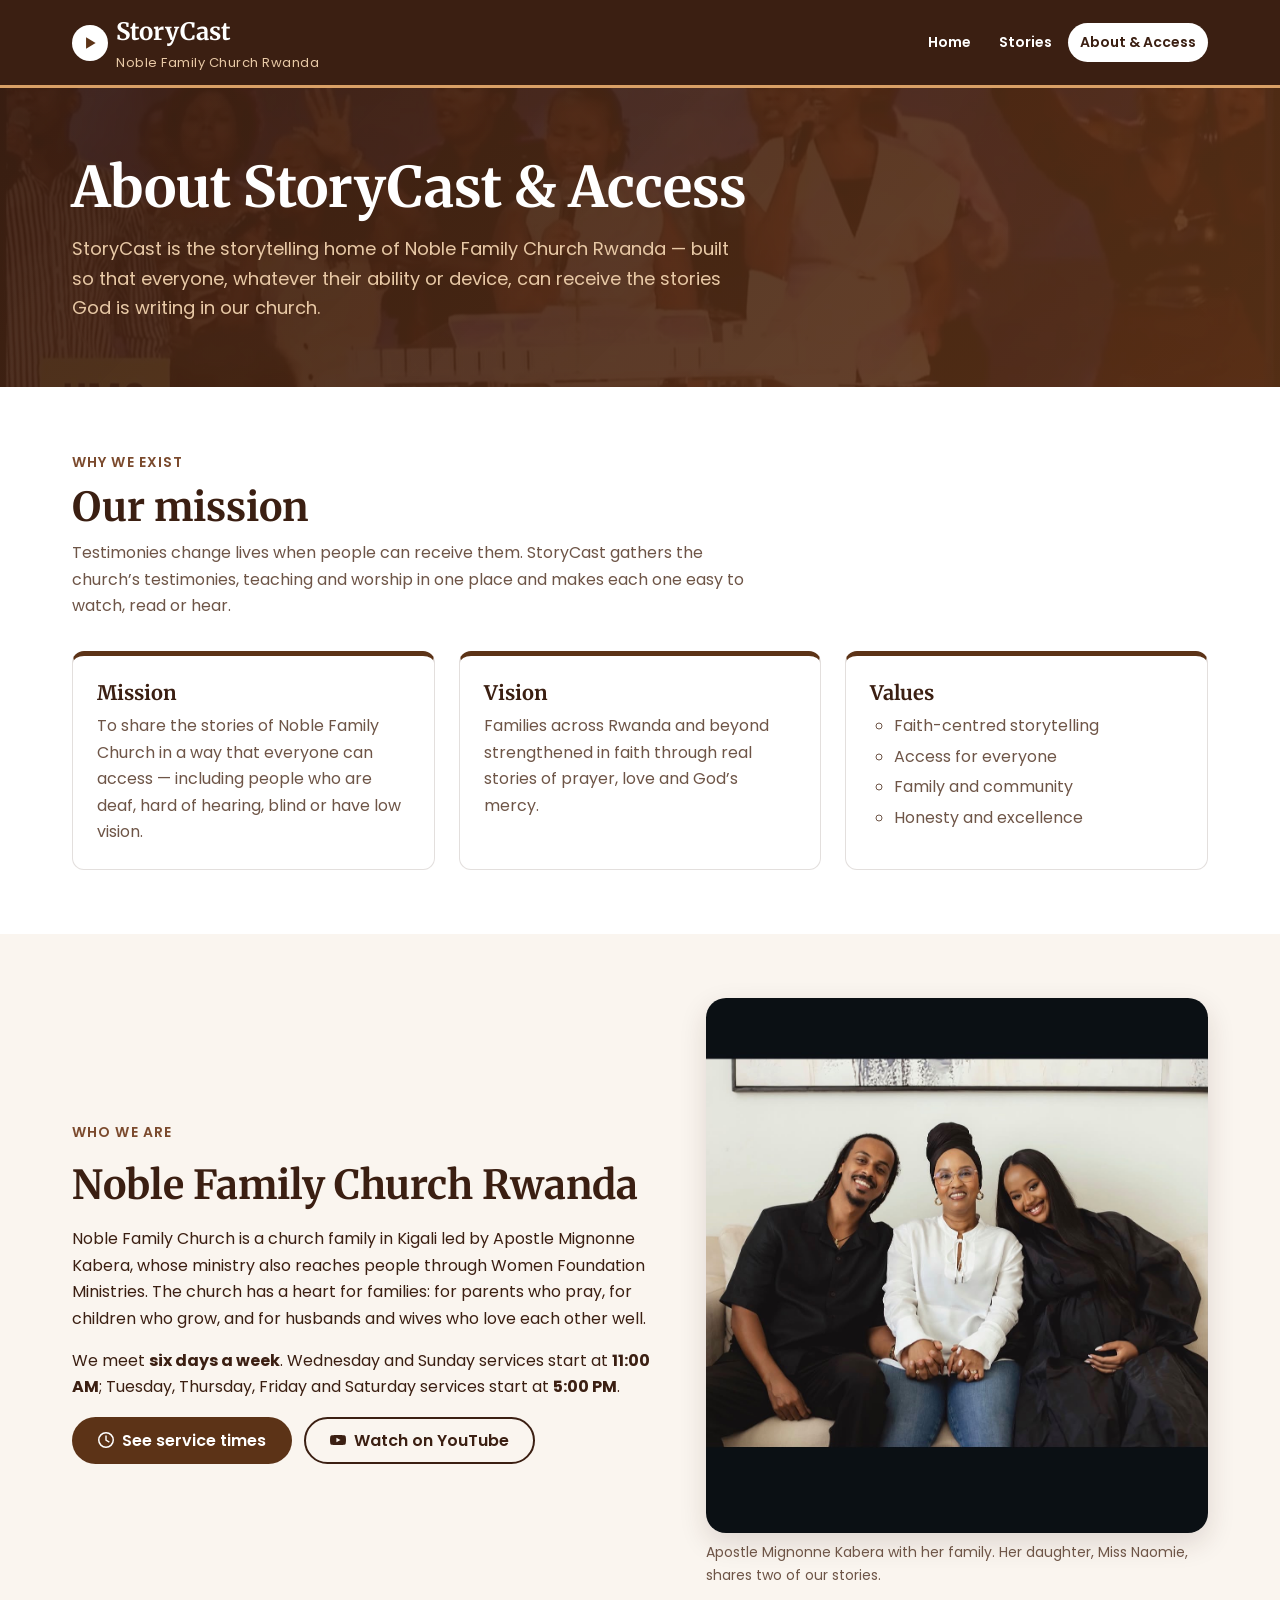
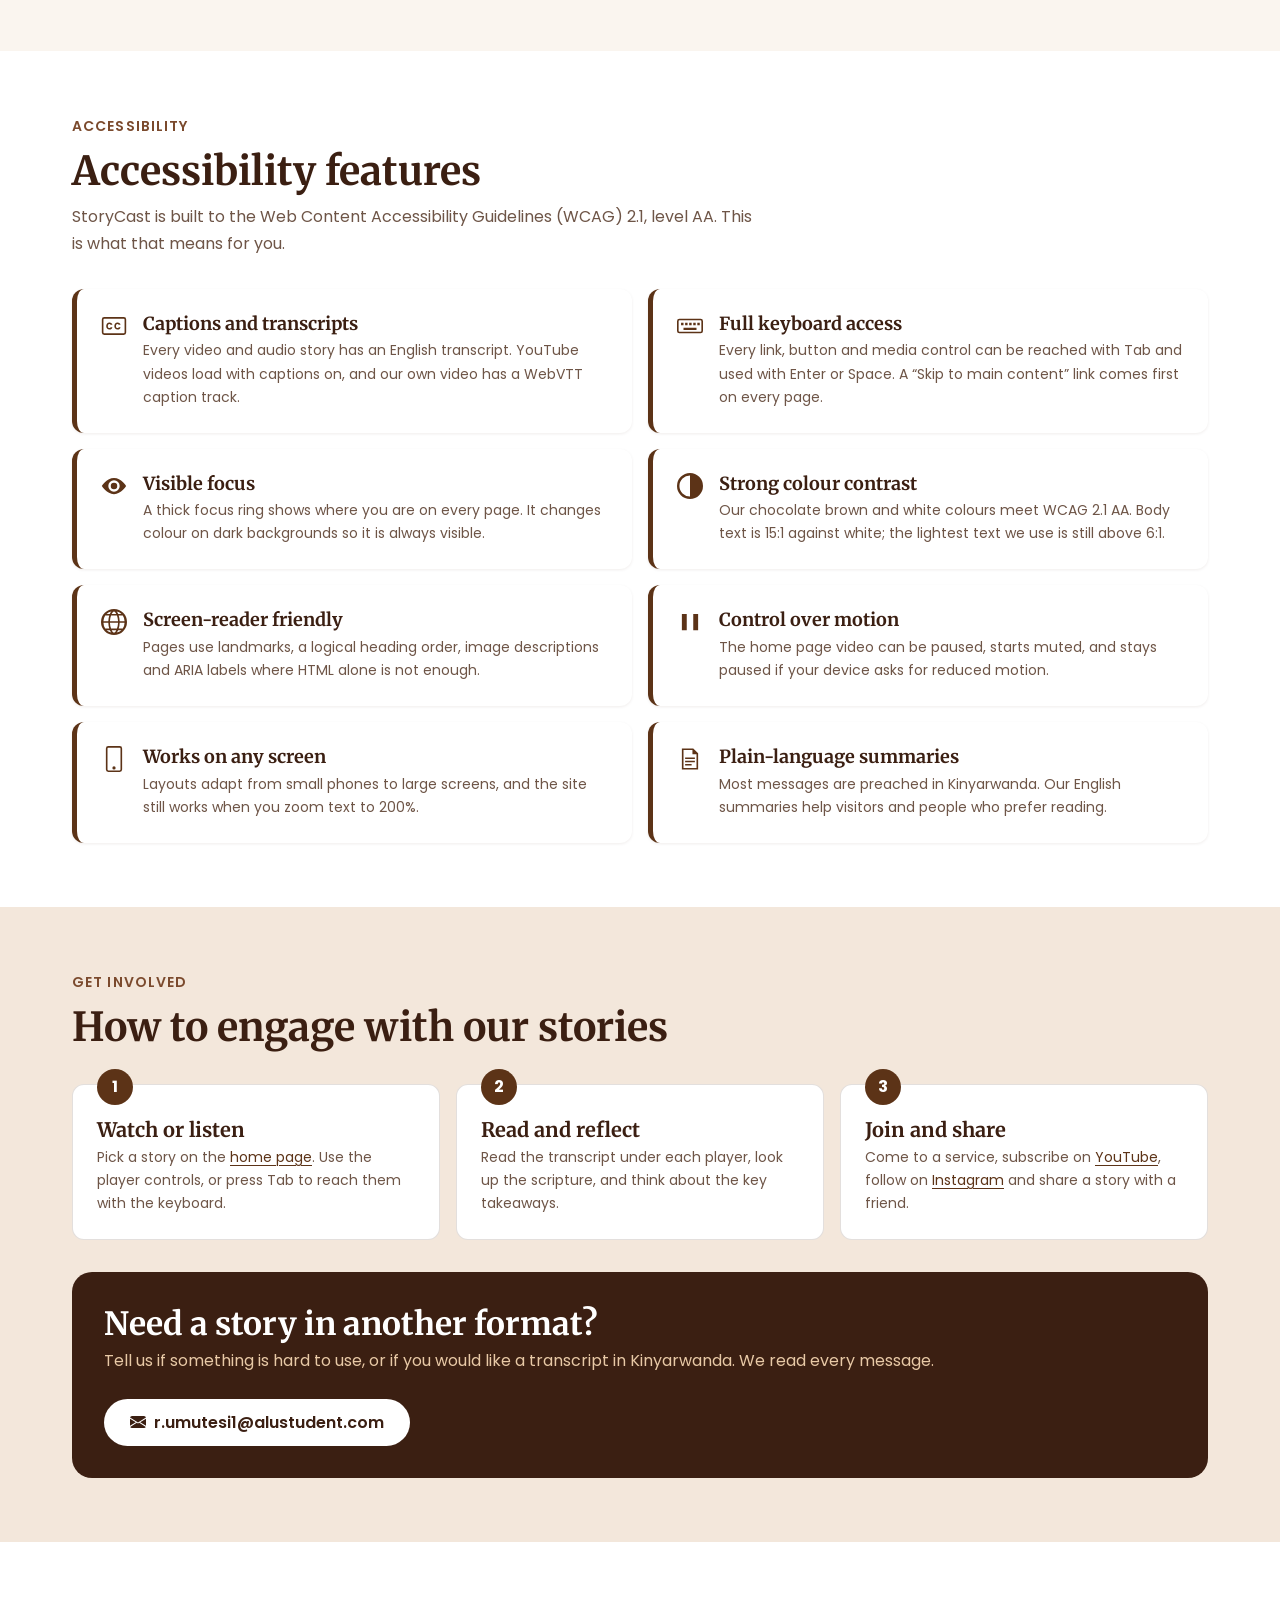
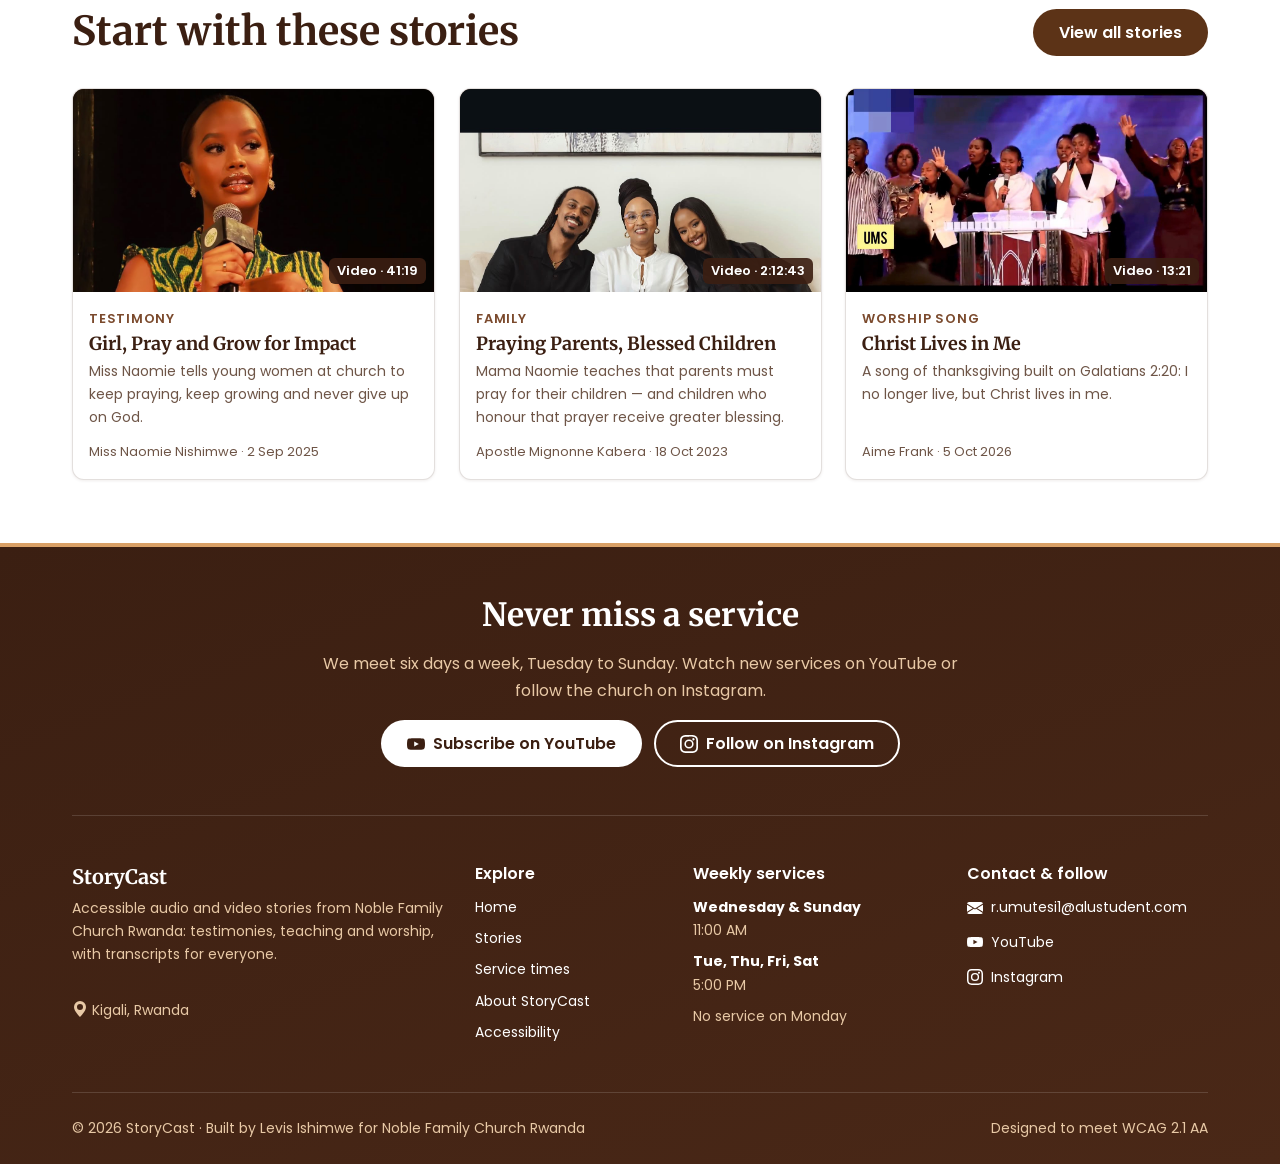
<file: about.html>
<!DOCTYPE html>
<html lang="en">
<head>
  <meta charset="UTF-8" />
  <meta name="viewport" content="width=device-width, initial-scale=1.0" />
  <title>About &amp; Access | StoryCast</title>
  <meta name="description" content="The mission of StoryCast, the accessibility features of the site, and how to engage with Noble Family Church Rwanda." />
  <meta name="theme-color" content="#3B1F12" />
  <link rel="icon" href="assets/images/favicon.svg" type="image/svg+xml" />
  <link rel="preconnect" href="https://fonts.googleapis.com" />
  <link rel="preconnect" href="https://fonts.gstatic.com" crossorigin />
  <link rel="stylesheet" href="https://fonts.googleapis.com/css2?family=Merriweather:wght@700&amp;family=Poppins:wght@400;600;700&amp;display=swap" />
  <link rel="stylesheet" href="css/main.css" />
</head>
<body>
  <a class="skip-link" href="#main">Skip to main content</a>

  <header class="site-header">
    <div class="container site-header__inner">
      <a class="site-header__logo" href="index.html">
        <span class="site-header__logo-mark"><svg width="18" height="18" viewBox="0 0 16 16" fill="currentColor" aria-hidden="true" focusable="false"><path d="M4.5 2.8v10.4L13 8z"/></svg></span>
        <span>StoryCast<span class="site-header__logo-sub">Noble Family Church Rwanda</span></span>
      </a>
      <nav class="site-nav" aria-label="Main">
        <ul class="site-nav__list" role="list">
          <li><a class="site-nav__link" href="index.html">Home</a></li>
          <li><a class="site-nav__link" href="index.html#stories">Stories</a></li>
          <li><a class="site-nav__link" href="about.html" aria-current="page">About &amp; Access</a></li>
        </ul>
      </nav>
    </div>
  </header>

  <main id="main">
    <section class="page-hero" aria-labelledby="page-title">
      <div class="container">
        <h1 class="page-hero__title" id="page-title">About StoryCast &amp; Access</h1>
        <p class="page-hero__lead">StoryCast is the storytelling home of Noble Family Church Rwanda — built so that everyone, whatever their ability or device, can receive the stories God is writing in our church.</p>
      </div>
    </section>

    <!-- ================= MISSION ================= -->
    <section class="section" aria-labelledby="mission-title">
      <div class="container">
        <span class="section__eyebrow">Why we exist</span>
        <h2 class="section__title" id="mission-title">Our mission</h2>
        <p class="section__intro">Testimonies change lives when people can receive them. StoryCast gathers the church’s testimonies, teaching and worship in one place and makes each one easy to watch, read or hear.</p>
        <ul class="info-grid mt-lg" role="list">
          <li>
            <article class="info-card">
              <h3 class="info-card__title">Mission</h3>
              <p class="info-card__text">To share the stories of Noble Family Church in a way that everyone can access — including people who are deaf, hard of hearing, blind or have low vision.</p>
            </article>
          </li>
          <li>
            <article class="info-card">
              <h3 class="info-card__title">Vision</h3>
              <p class="info-card__text">Families across Rwanda and beyond strengthened in faith through real stories of prayer, love and God’s mercy.</p>
            </article>
          </li>
          <li>
            <article class="info-card">
              <h3 class="info-card__title">Values</h3>
              <ul class="info-card__list">
                <li>Faith-centred storytelling</li>
                <li>Access for everyone</li>
                <li>Family and community</li>
                <li>Honesty and excellence</li>
              </ul>
            </article>
          </li>
        </ul>
      </div>
    </section>

    <!-- ================= THE CHURCH ================= -->
    <section class="section section--alt" aria-labelledby="church-title">
      <div class="container church">
        <div class="church__text">
          <span class="section__eyebrow">Who we are</span>
          <h2 class="section__title" id="church-title">Noble Family Church Rwanda</h2>
          <p>Noble Family Church is a church family in Kigali led by Apostle Mignonne Kabera, whose ministry also reaches people through Women Foundation Ministries. The church has a heart for families: for parents who pray, for children who grow, and for husbands and wives who love each other well.</p>
          <p>We meet <strong>six days a week</strong>. Wednesday and Sunday services start at <strong>11:00 AM</strong>; Tuesday, Thursday, Friday and Saturday services start at <strong>5:00 PM</strong>.</p>
          <div class="hero__actions">
            <a class="btn btn--primary" href="index.html#services"><svg width="16" height="16" viewBox="0 0 16 16" fill="currentColor" aria-hidden="true" focusable="false"><path d="M8 0a8 8 0 1 0 0 16A8 8 0 0 0 8 0zm0 1.5a6.5 6.5 0 1 1 0 13 6.5 6.5 0 0 1 0-13zM7.3 3.5h1.4v4.2l3 1.8-.7 1.2-3.7-2.2z"/></svg> See service times</a>
            <a class="btn btn--outline" href="https://www.youtube.com/@womenfoundationministries2026" target="_blank" rel="noopener"><svg width="16" height="16" viewBox="0 0 16 16" fill="currentColor" aria-hidden="true" focusable="false"><path d="M15.7 4.6a2 2 0 0 0-1.4-1.4C13.1 2.9 8 2.9 8 2.9s-5.1 0-6.3.3A2 2 0 0 0 .3 4.6 21 21 0 0 0 0 8a21 21 0 0 0 .3 3.4 2 2 0 0 0 1.4 1.4c1.2.3 6.3.3 6.3.3s5.1 0 6.3-.3a2 2 0 0 0 1.4-1.4A21 21 0 0 0 16 8a21 21 0 0 0-.3-3.4zM6.4 10.3V5.7L10.5 8z"/></svg> Watch on YouTube<span class="visually-hidden"> (opens in a new tab)</span></a>
          </div>
        </div>
        <figure>
          <img class="church__img" src="assets/images/Story%20teller%20.jpeg" alt="Miss Naomie with her mother, Apostle Mignonne Kabera, and a family member, smiling and holding hands on a white sofa." width="1179" height="1256" loading="lazy" />
          <figcaption class="church__caption">Apostle Mignonne Kabera with her family. Her daughter, Miss Naomie, shares two of our stories.</figcaption>
        </figure>
      </div>
    </section>

    <!-- ================= ACCESSIBILITY ================= -->
    <section class="section" id="access" aria-labelledby="features-title">
      <div class="container">
        <span class="section__eyebrow">Accessibility</span>
        <h2 class="section__title" id="features-title">Accessibility features</h2>
        <p class="section__intro">StoryCast is built to the Web Content Accessibility Guidelines (WCAG) 2.1, level AA. This is what that means for you.</p>
        <ul class="feature-list mt-lg" role="list">
          <li class="feature">
            <span class="feature__icon"><svg width="26" height="26" viewBox="0 0 16 16" fill="currentColor" aria-hidden="true" focusable="false"><path d="M2 2.5h12A1.5 1.5 0 0 1 15.5 4v8a1.5 1.5 0 0 1-1.5 1.5H2A1.5 1.5 0 0 1 .5 12V4A1.5 1.5 0 0 1 2 2.5zm0 1a.5.5 0 0 0-.5.5v8a.5.5 0 0 0 .5.5h12a.5.5 0 0 0 .5-.5V4a.5.5 0 0 0-.5-.5zm3.2 2.3c1 0 1.7.6 1.8 1.4H5.9a.8.8 0 0 0-.8-.5c-.5 0-.9.5-.9 1.3s.4 1.3.9 1.3c.4 0 .7-.2.8-.6h1.1c-.1.9-.8 1.5-1.8 1.5-1.2 0-2-.9-2-2.2s.8-2.2 2-2.2zm5 0c1 0 1.7.6 1.8 1.4h-1.1a.8.8 0 0 0-.8-.5c-.5 0-.9.5-.9 1.3s.4 1.3.9 1.3c.4 0 .7-.2.8-.6H12c-.1.9-.8 1.5-1.8 1.5-1.2 0-2-.9-2-2.2s.8-2.2 2-2.2z"/></svg></span>
            <div>
              <h3 class="feature__title">Captions and transcripts</h3>
              <p class="feature__text">Every video and audio story has an English transcript. YouTube videos load with captions on, and our own video has a WebVTT caption track.</p>
            </div>
          </li>
          <li class="feature">
            <span class="feature__icon"><svg width="26" height="26" viewBox="0 0 16 16" fill="currentColor" aria-hidden="true" focusable="false"><path d="M1.5 3.5h13A1.5 1.5 0 0 1 16 5v6a1.5 1.5 0 0 1-1.5 1.5h-13A1.5 1.5 0 0 1 0 11V5a1.5 1.5 0 0 1 1.5-1.5zm0 1A.5.5 0 0 0 1 5v6a.5.5 0 0 0 .5.5h13a.5.5 0 0 0 .5-.5V5a.5.5 0 0 0-.5-.5zM2.5 6h1.5v1.5H2.5zm2.5 0h1.5v1.5H5zm2.5 0H9v1.5H7.5zM10 6h1.5v1.5H10zm2.5 0H14v1.5h-1.5zM4 9h8v1.5H4z"/></svg></span>
            <div>
              <h3 class="feature__title">Full keyboard access</h3>
              <p class="feature__text">Every link, button and media control can be reached with Tab and used with Enter or Space. A “Skip to main content” link comes first on every page.</p>
            </div>
          </li>
          <li class="feature">
            <span class="feature__icon"><svg width="26" height="26" viewBox="0 0 16 16" fill="currentColor" aria-hidden="true" focusable="false"><path d="M8 3C3.5 3 .5 8 .5 8s3 5 7.5 5 7.5-5 7.5-5-3-5-7.5-5zm0 8.5a3.5 3.5 0 1 1 0-7 3.5 3.5 0 0 1 0 7zM8 6a2 2 0 1 0 0 4 2 2 0 0 0 0-4z"/></svg></span>
            <div>
              <h3 class="feature__title">Visible focus</h3>
              <p class="feature__text">A thick focus ring shows where you are on every page. It changes colour on dark backgrounds so it is always visible.</p>
            </div>
          </li>
          <li class="feature">
            <span class="feature__icon"><svg width="26" height="26" viewBox="0 0 16 16" fill="currentColor" aria-hidden="true" focusable="false"><path d="M8 0a8 8 0 1 0 0 16A8 8 0 0 0 8 0zm0 1.5v13a6.5 6.5 0 0 1 0-13z"/></svg></span>
            <div>
              <h3 class="feature__title">Strong colour contrast</h3>
              <p class="feature__text">Our chocolate brown and white colours meet WCAG 2.1 AA. Body text is 15:1 against white; the lightest text we use is still above 6:1.</p>
            </div>
          </li>
          <li class="feature">
            <span class="feature__icon"><svg width="26" height="26" viewBox="0 0 16 16" fill="currentColor" aria-hidden="true" focusable="false"><path d="M8 0a8 8 0 1 0 0 16A8 8 0 0 0 8 0zM1.5 8.5h3a12 12 0 0 0 .6 3.5H2.6a6.5 6.5 0 0 1-1.1-3.5zm0-1A6.5 6.5 0 0 1 2.6 4h2.5a12 12 0 0 0-.6 3.5zm4 0A11 11 0 0 1 6.2 4h3.6a11 11 0 0 1 .7 3.5zm0 1h5a11 11 0 0 1-.7 3.5H6.2a11 11 0 0 1-.7-3.5zm6 0h3a6.5 6.5 0 0 1-1.1 3.5h-2.5a12 12 0 0 0 .6-3.5zm0-1a12 12 0 0 0-.6-3.5h2.5a6.5 6.5 0 0 1 1.1 3.5zM9.4 3H6.6C7 2 7.5 1.6 8 1.5c.5.1 1 .5 1.4 1.5zm-4 0H3.4a6.5 6.5 0 0 1 3-1.4A6 6 0 0 0 5.4 3zm5.2 0a6 6 0 0 0-1-1.4 6.5 6.5 0 0 1 3 1.4zM5.4 13a6 6 0 0 0 1 1.4 6.5 6.5 0 0 1-3-1.4zm1.2 0h2.8c-.4 1-.9 1.4-1.4 1.5-.5-.1-1-.5-1.4-1.5zm4 0h2a6.5 6.5 0 0 1-3 1.4 6 6 0 0 0 1-1.4z"/></svg></span>
            <div>
              <h3 class="feature__title">Screen-reader friendly</h3>
              <p class="feature__text">Pages use landmarks, a logical heading order, image descriptions and ARIA labels where HTML alone is not enough.</p>
            </div>
          </li>
          <li class="feature">
            <span class="feature__icon"><svg width="26" height="26" viewBox="0 0 16 16" fill="currentColor" aria-hidden="true" focusable="false"><path d="M3 3h3v10H3zm7 0h3v10h-3z"/></svg></span>
            <div>
              <h3 class="feature__title">Control over motion</h3>
              <p class="feature__text">The home page video can be paused, starts muted, and stays paused if your device asks for reduced motion.</p>
            </div>
          </li>
          <li class="feature">
            <span class="feature__icon"><svg width="26" height="26" viewBox="0 0 16 16" fill="currentColor" aria-hidden="true" focusable="false"><path d="M4.5 0h7A1.5 1.5 0 0 1 13 1.5v13a1.5 1.5 0 0 1-1.5 1.5h-7A1.5 1.5 0 0 1 3 14.5v-13A1.5 1.5 0 0 1 4.5 0zm0 1a.5.5 0 0 0-.5.5v13a.5.5 0 0 0 .5.5h7a.5.5 0 0 0 .5-.5v-13a.5.5 0 0 0-.5-.5zM8 12.5a1 1 0 1 1 0 2 1 1 0 0 1 0-2z"/></svg></span>
            <div>
              <h3 class="feature__title">Works on any screen</h3>
              <p class="feature__text">Layouts adapt from small phones to large screens, and the site still works when you zoom text to 200%.</p>
            </div>
          </li>
          <li class="feature">
            <span class="feature__icon"><svg width="26" height="26" viewBox="0 0 16 16" fill="currentColor" aria-hidden="true" focusable="false"><path d="M3 1.5h7l3 3v10H3zm1 1v11h8V5h-2.5V2.5zm1 4.5h6v1H5zm0 2h6v1H5zm0 2h4v1H5z"/></svg></span>
            <div>
              <h3 class="feature__title">Plain-language summaries</h3>
              <p class="feature__text">Most messages are preached in Kinyarwanda. Our English summaries help visitors and people who prefer reading.</p>
            </div>
          </li>
        </ul>
      </div>
    </section>

    <!-- ================= ENGAGE ================= -->
    <section class="section section--warm" aria-labelledby="engage-title">
      <div class="container">
        <span class="section__eyebrow">Get involved</span>
        <h2 class="section__title" id="engage-title">How to engage with our stories</h2>
        <ol class="steps mt-lg">
          <li class="steps__item">
            <h3 class="steps__title">Watch or listen</h3>
            <p class="steps__text">Pick a story on the <a href="index.html#stories">home page</a>. Use the player controls, or press Tab to reach them with the keyboard.</p>
          </li>
          <li class="steps__item">
            <h3 class="steps__title">Read and reflect</h3>
            <p class="steps__text">Read the transcript under each player, look up the scripture, and think about the key takeaways.</p>
          </li>
          <li class="steps__item">
            <h3 class="steps__title">Join and share</h3>
            <p class="steps__text">Come to a service, subscribe on <a href="https://www.youtube.com/@womenfoundationministries2026" target="_blank" rel="noopener">YouTube<span class="visually-hidden"> (opens in a new tab)</span></a>, follow on <a href="https://www.instagram.com/noblefamilychurch" target="_blank" rel="noopener">Instagram<span class="visually-hidden"> (opens in a new tab)</span></a> and share a story with a friend.</p>
          </li>
        </ol>

        <div class="contact-card mt-lg">
          <div>
            <h3 class="contact-card__title">Need a story in another format?</h3>
            <p class="contact-card__text">Tell us if something is hard to use, or if you would like a transcript in Kinyarwanda. We read every message.</p>
          </div>
          <a class="btn btn--light" href="mailto:r.umutesi1@alustudent.com?subject=StoryCast%20accessibility"><svg width="16" height="16" viewBox="0 0 16 16" fill="currentColor" aria-hidden="true" focusable="false"><path d="M.05 3.6A2 2 0 0 1 2 2h12a2 2 0 0 1 1.95 1.6L8 8.4zM0 4.7v7.1l5.8-3.6zm6.8 4.1L.2 12.9A2 2 0 0 0 2 14h12a2 2 0 0 0 1.8-1.1L9.2 8.8 8 9.6zm3.4-.6L16 11.8V4.7z"/></svg> r.umutesi1@alustudent.com</a>
        </div>
      </div>
    </section>

    <!-- ================= FEATURED STORIES ================= -->
    <section class="section" aria-labelledby="featured-title">
      <div class="container">
        <div class="section__header">
          <h2 class="section__title" id="featured-title">Start with these stories</h2>
          <a class="btn btn--primary" href="index.html#stories">View all stories</a>
        </div>
        <ul class="story-grid" role="list">
          <li class="story-grid__item">
            <article class="story-card">
              <div class="story-card__media">
                <img class="story-card__img story-card__img--top" src="assets/images/Story%20teller%201.jpeg" alt="" loading="lazy" width="480" height="270" />
                <span class="story-card__badge">Video &middot; 41:19</span>
              </div>
              <div class="story-card__body">
                <p class="story-card__tag">Testimony</p>
                <h3 class="story-card__title"><a class="story-card__link" href="story/girl-pray-and-grow.html">Girl, Pray and Grow for Impact</a></h3>
                <p class="story-card__excerpt">Miss Naomie tells young women at church to keep praying, keep growing and never give up on God.</p>
                <p class="story-card__meta">Miss Naomie Nishimwe &middot; <time datetime="2025-09-02">2 Sep 2025</time></p>
              </div>
            </article>
          </li>
          <li class="story-grid__item">
            <article class="story-card">
              <div class="story-card__media">
                <img class="story-card__img story-card__img--top" src="assets/images/Story%20teller%20.jpeg" alt="" loading="lazy" width="480" height="270" />
                <span class="story-card__badge">Video &middot; 2:12:43</span>
              </div>
              <div class="story-card__body">
                <p class="story-card__tag">Family</p>
                <h3 class="story-card__title"><a class="story-card__link" href="story/parents-pray-for-children.html">Praying Parents, Blessed Children</a></h3>
                <p class="story-card__excerpt">Mama Naomie teaches that parents must pray for their children — and children who honour that prayer receive greater blessing.</p>
                <p class="story-card__meta">Apostle Mignonne Kabera &middot; <time datetime="2023-10-18">18 Oct 2023</time></p>
              </div>
            </article>
          </li>
          <li class="story-grid__item">
            <article class="story-card">
              <div class="story-card__media">
                <img class="story-card__img" src="assets/images/christ-lives-in-me-poster.jpg" alt="" loading="lazy" width="480" height="270" />
                <span class="story-card__badge">Video &middot; 13:21</span>
              </div>
              <div class="story-card__body">
                <p class="story-card__tag">Worship song</p>
                <h3 class="story-card__title"><a class="story-card__link" href="story/christ-lives-in-me.html">Christ Lives in Me</a></h3>
                <p class="story-card__excerpt">A song of thanksgiving built on Galatians 2:20: I no longer live, but Christ lives in me.</p>
                <p class="story-card__meta">Aime Frank &middot; <time datetime="2026-10-05">5 Oct 2026</time></p>
              </div>
            </article>
          </li>
        </ul>
      </div>
    </section>
  </main>

  <footer class="site-footer">
    <div class="container">
      <section class="site-footer__cta" aria-labelledby="footer-cta-title">
        <h2 class="site-footer__cta-title" id="footer-cta-title">Never miss a service</h2>
        <p class="site-footer__cta-text">We meet six days a week, Tuesday to Sunday. Watch new services on YouTube or follow the church on Instagram.</p>
        <div class="site-footer__cta-actions">
          <a class="btn btn--light" href="https://www.youtube.com/@womenfoundationministries2026" target="_blank" rel="noopener"><svg width="18" height="18" viewBox="0 0 16 16" fill="currentColor" aria-hidden="true" focusable="false"><path d="M15.7 4.6a2 2 0 0 0-1.4-1.4C13.1 2.9 8 2.9 8 2.9s-5.1 0-6.3.3A2 2 0 0 0 .3 4.6 21 21 0 0 0 0 8a21 21 0 0 0 .3 3.4 2 2 0 0 0 1.4 1.4c1.2.3 6.3.3 6.3.3s5.1 0 6.3-.3a2 2 0 0 0 1.4-1.4A21 21 0 0 0 16 8a21 21 0 0 0-.3-3.4zM6.4 10.3V5.7L10.5 8z"/></svg> Subscribe on YouTube<span class="visually-hidden"> (opens in a new tab)</span></a>
          <a class="btn btn--outline" href="https://www.instagram.com/noblefamilychurch" target="_blank" rel="noopener"><svg width="18" height="18" viewBox="0 0 16 16" fill="currentColor" aria-hidden="true" focusable="false"><path d="M8 1.4c2.1 0 2.4 0 3.2.1 2.2.1 3.2 1.1 3.3 3.3v6.4c-.1 2.2-1.1 3.2-3.3 3.3H4.8c-2.2-.1-3.2-1.1-3.3-3.3V4.8c.1-2.2 1.1-3.2 3.3-3.3H8zM8 0H4.7C1.8.1.1 1.8 0 4.7v6.6c.1 2.9 1.8 4.6 4.7 4.7h6.6c2.9-.1 4.6-1.8 4.7-4.7V4.7C15.9 1.8 14.2.1 11.3 0H8zm0 3.9a4.1 4.1 0 1 0 0 8.2 4.1 4.1 0 0 0 0-8.2zm0 6.8a2.7 2.7 0 1 1 0-5.4 2.7 2.7 0 0 1 0 5.4zm4.3-7.9a1 1 0 1 0 0 1.9 1 1 0 0 0 0-1.9z"/></svg> Follow on Instagram<span class="visually-hidden"> (opens in a new tab)</span></a>
        </div>
      </section>

      <div class="site-footer__grid">
        <section aria-labelledby="footer-brand">
          <h2 class="site-footer__brand-name" id="footer-brand">StoryCast</h2>
          <p class="site-footer__text">Accessible audio and video stories from Noble Family Church Rwanda: testimonies, teaching and worship, with transcripts for everyone.</p>
          <p class="site-footer__text mt-lg"><span class="icon-inline"><svg width="16" height="16" viewBox="0 0 16 16" fill="currentColor" aria-hidden="true" focusable="false"><path d="M8 16s6-5.7 6-10A6 6 0 0 0 2 6c0 4.3 6 10 6 10zm0-7a3 3 0 1 1 0-6 3 3 0 0 1 0 6z"/></svg></span> Kigali, Rwanda</p>
        </section>

        <nav aria-labelledby="footer-explore">
          <h2 class="site-footer__heading" id="footer-explore">Explore</h2>
          <ul class="site-footer__list" role="list">
            <li><a class="site-footer__link" href="index.html">Home</a></li>
            <li><a class="site-footer__link" href="index.html#stories">Stories</a></li>
            <li><a class="site-footer__link" href="index.html#services">Service times</a></li>
            <li><a class="site-footer__link" href="about.html">About StoryCast</a></li>
            <li><a class="site-footer__link" href="about.html#access">Accessibility</a></li>
          </ul>
        </nav>

        <section aria-labelledby="footer-services">
          <h2 class="site-footer__heading" id="footer-services">Weekly services</h2>
          <ul class="site-footer__list" role="list">
            <li><strong>Wednesday &amp; Sunday</strong><br /><span class="site-footer__hours"><time datetime="11:00">11:00 AM</time></span></li>
            <li><strong>Tue, Thu, Fri, Sat</strong><br /><span class="site-footer__hours"><time datetime="17:00">5:00 PM</time></span></li>
            <li><span class="site-footer__hours">No service on Monday</span></li>
          </ul>
        </section>

        <section aria-labelledby="footer-contact">
          <h2 class="site-footer__heading" id="footer-contact">Contact &amp; follow</h2>
          <ul class="site-footer__list" role="list">
            <li><a class="site-footer__link" href="mailto:r.umutesi1@alustudent.com"><svg width="16" height="16" viewBox="0 0 16 16" fill="currentColor" aria-hidden="true" focusable="false"><path d="M.05 3.6A2 2 0 0 1 2 2h12a2 2 0 0 1 1.95 1.6L8 8.4zM0 4.7v7.1l5.8-3.6zm6.8 4.1L.2 12.9A2 2 0 0 0 2 14h12a2 2 0 0 0 1.8-1.1L9.2 8.8 8 9.6zm3.4-.6L16 11.8V4.7z"/></svg> r.umutesi1@alustudent.com</a></li>
            <li><a class="site-footer__link" href="https://www.youtube.com/@womenfoundationministries2026" target="_blank" rel="noopener"><svg width="16" height="16" viewBox="0 0 16 16" fill="currentColor" aria-hidden="true" focusable="false"><path d="M15.7 4.6a2 2 0 0 0-1.4-1.4C13.1 2.9 8 2.9 8 2.9s-5.1 0-6.3.3A2 2 0 0 0 .3 4.6 21 21 0 0 0 0 8a21 21 0 0 0 .3 3.4 2 2 0 0 0 1.4 1.4c1.2.3 6.3.3 6.3.3s5.1 0 6.3-.3a2 2 0 0 0 1.4-1.4A21 21 0 0 0 16 8a21 21 0 0 0-.3-3.4zM6.4 10.3V5.7L10.5 8z"/></svg> YouTube<span class="visually-hidden"> (opens in a new tab)</span></a></li>
            <li><a class="site-footer__link" href="https://www.instagram.com/noblefamilychurch" target="_blank" rel="noopener"><svg width="16" height="16" viewBox="0 0 16 16" fill="currentColor" aria-hidden="true" focusable="false"><path d="M8 1.4c2.1 0 2.4 0 3.2.1 2.2.1 3.2 1.1 3.3 3.3v6.4c-.1 2.2-1.1 3.2-3.3 3.3H4.8c-2.2-.1-3.2-1.1-3.3-3.3V4.8c.1-2.2 1.1-3.2 3.3-3.3H8zM8 0H4.7C1.8.1.1 1.8 0 4.7v6.6c.1 2.9 1.8 4.6 4.7 4.7h6.6c2.9-.1 4.6-1.8 4.7-4.7V4.7C15.9 1.8 14.2.1 11.3 0H8zm0 3.9a4.1 4.1 0 1 0 0 8.2 4.1 4.1 0 0 0 0-8.2zm0 6.8a2.7 2.7 0 1 1 0-5.4 2.7 2.7 0 0 1 0 5.4zm4.3-7.9a1 1 0 1 0 0 1.9 1 1 0 0 0 0-1.9z"/></svg> Instagram<span class="visually-hidden"> (opens in a new tab)</span></a></li>
          </ul>
        </section>
      </div>

      <div class="site-footer__bottom">
        <p>&copy; 2026 StoryCast &middot; Built by Levis Ishimwe for Noble Family Church Rwanda</p>
        <p>Designed to meet WCAG 2.1 AA</p>
      </div>
    </div>
  </footer>
</body>
</html>
</file>
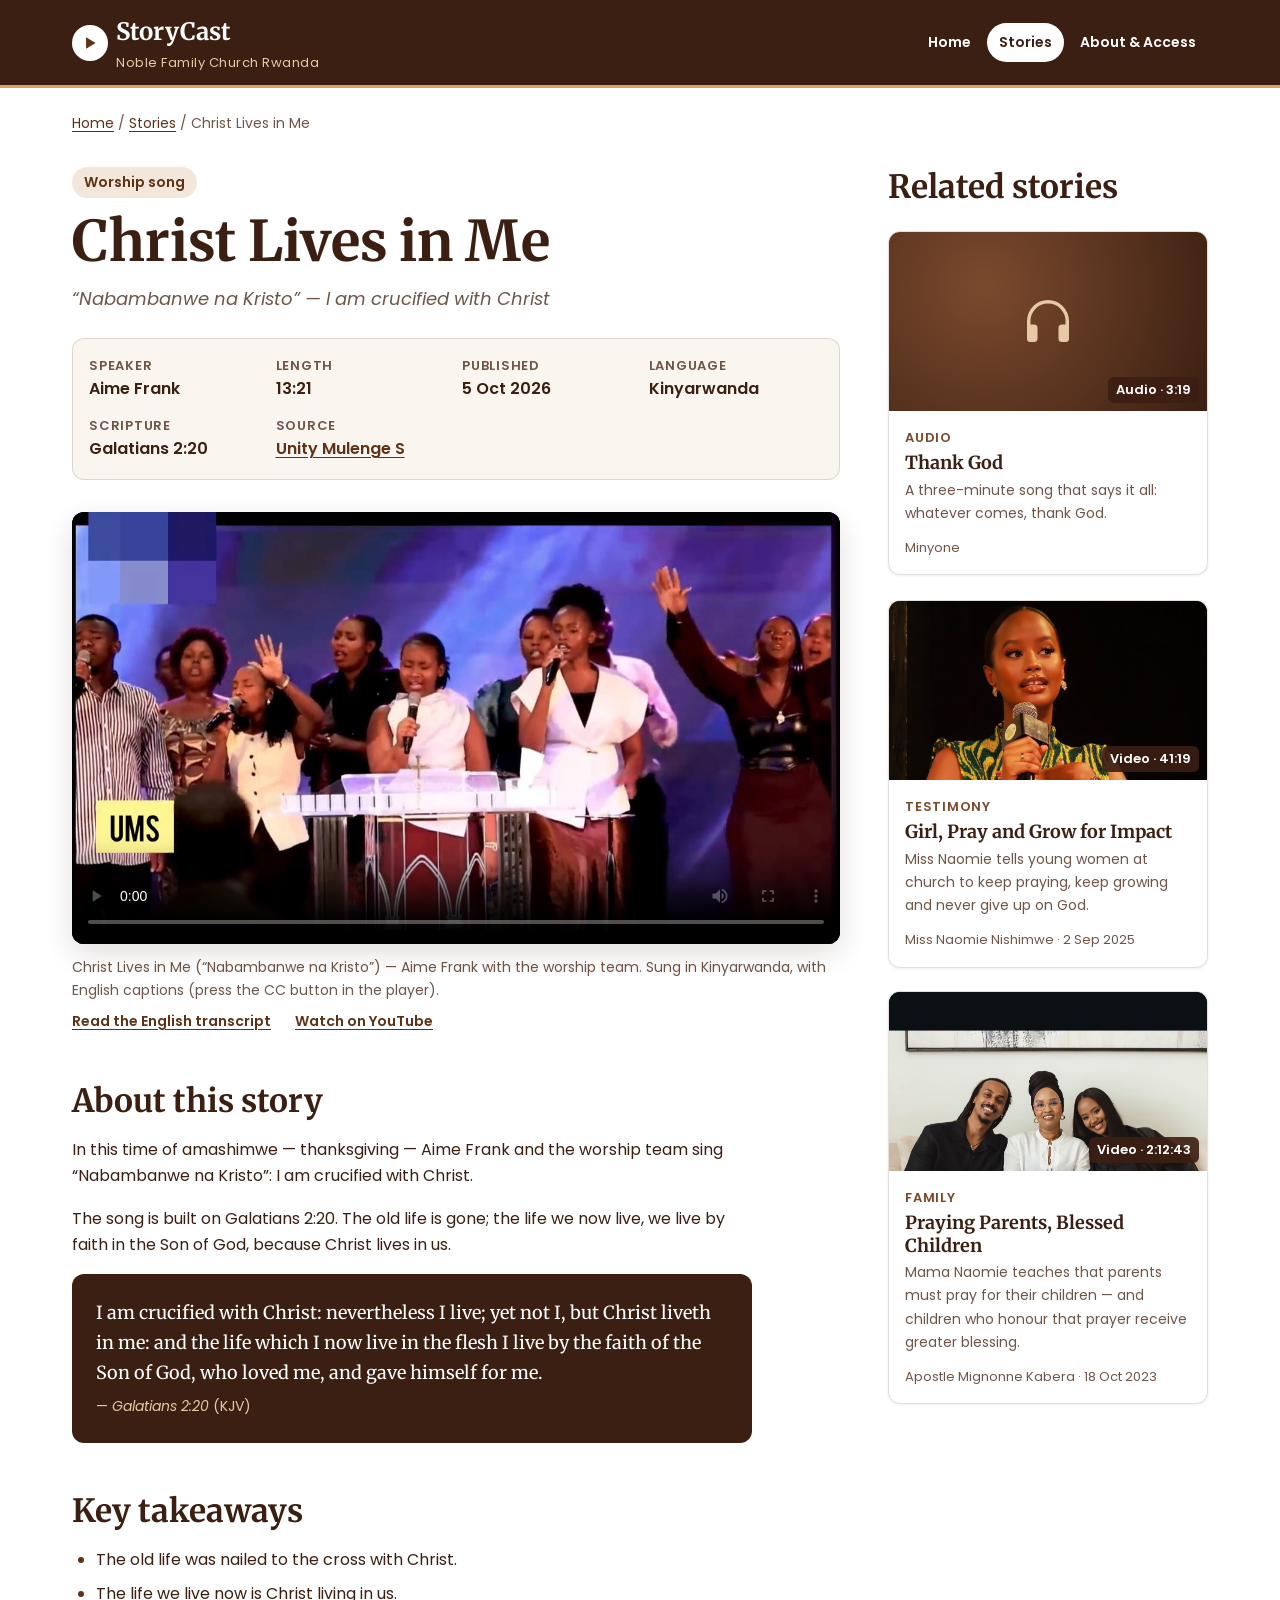
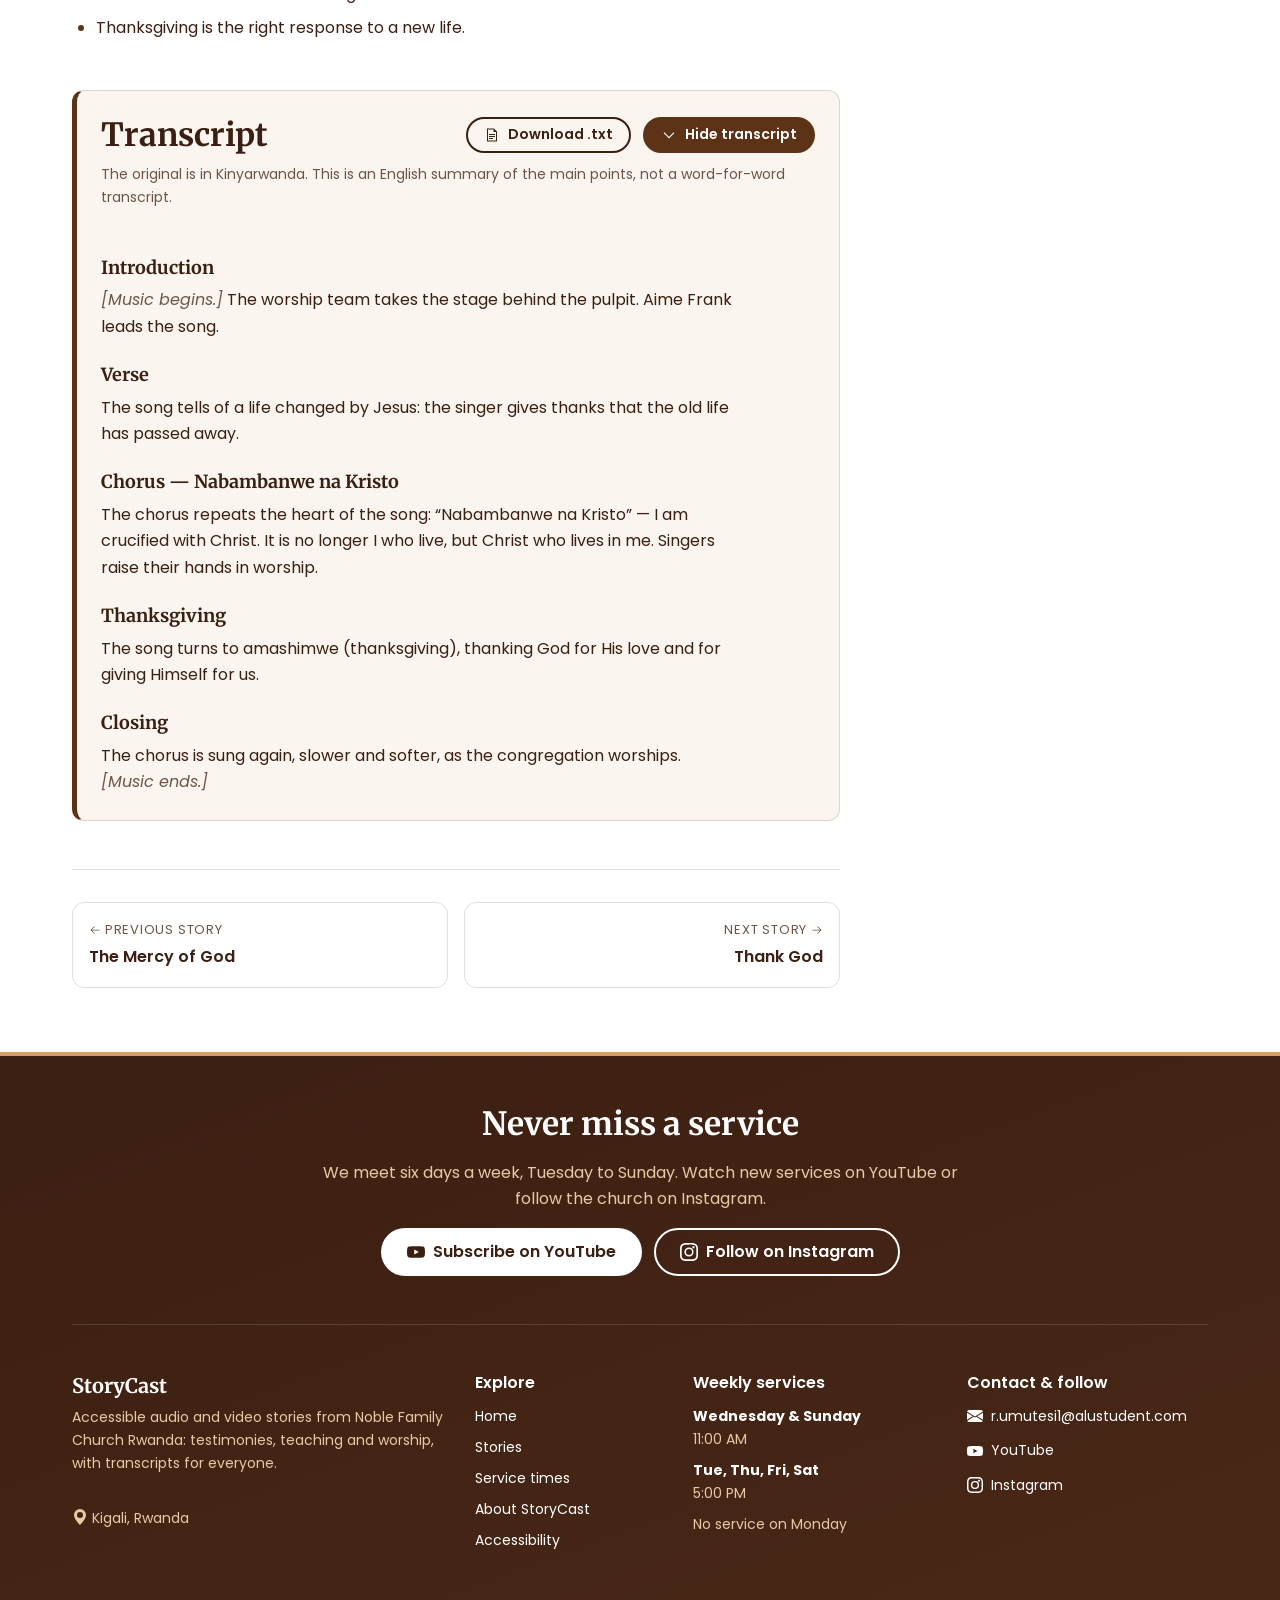
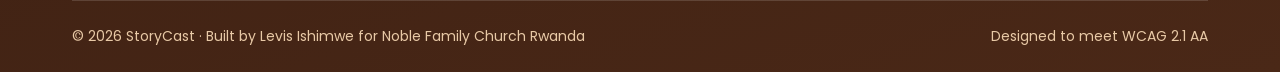
<file: story/christ-lives-in-me.html>
<!DOCTYPE html>
<html lang="en">
<head>
  <meta charset="UTF-8" />
  <meta name="viewport" content="width=device-width, initial-scale=1.0" />
  <title>Christ Lives in Me | StoryCast</title>
  <meta name="description" content="A song of thanksgiving built on Galatians 2:20: I no longer live, but Christ lives in me." />
  <meta name="theme-color" content="#3B1F12" />
  <link rel="icon" href="../assets/images/favicon.svg" type="image/svg+xml" />
  <link rel="preconnect" href="https://fonts.googleapis.com" />
  <link rel="preconnect" href="https://fonts.gstatic.com" crossorigin />
  <link rel="stylesheet" href="https://fonts.googleapis.com/css2?family=Merriweather:wght@700&amp;family=Poppins:wght@400;600;700&amp;display=swap" />
  <link rel="stylesheet" href="../css/main.css" />
</head>
<body>
  <a class="skip-link" href="#main">Skip to main content</a>

  <header class="site-header">
    <div class="container site-header__inner">
      <a class="site-header__logo" href="../index.html">
        <span class="site-header__logo-mark"><svg width="18" height="18" viewBox="0 0 16 16" fill="currentColor" aria-hidden="true" focusable="false"><path d="M4.5 2.8v10.4L13 8z"/></svg></span>
        <span>StoryCast<span class="site-header__logo-sub">Noble Family Church Rwanda</span></span>
      </a>
      <nav class="site-nav" aria-label="Main">
        <ul class="site-nav__list" role="list">
          <li><a class="site-nav__link" href="../index.html">Home</a></li>
          <li><a href="../index.html#stories" class="site-nav__link site-nav__link--active" aria-current="true">Stories</a></li>
          <li><a class="site-nav__link" href="../about.html">About &amp; Access</a></li>
        </ul>
      </nav>
    </div>
  </header>

  <main id="main">
    <div class="container">
      <nav class="breadcrumb" aria-label="Breadcrumb">
        <ol class="breadcrumb__list">
          <li class="breadcrumb__item"><a class="breadcrumb__link" href="../index.html">Home</a></li>
          <li class="breadcrumb__item"><a class="breadcrumb__link" href="../index.html#stories">Stories</a></li>
          <li class="breadcrumb__item"><span aria-current="page">Christ Lives in Me</span></li>
        </ol>
      </nav>

      <div class="story-layout">
        <article class="story" aria-labelledby="story-title">
          <header class="story__header">
            <p class="story__eyebrow">Worship song</p>
            <h1 class="story__title" id="story-title">Christ Lives in Me</h1>
            <p class="story__subtitle">“Nabambanwe na Kristo” — I am crucified with Christ</p>
            <dl class="story__facts">
              <div><dt>Speaker</dt><dd>Aime Frank</dd></div>
              <div><dt>Length</dt><dd>13:21</dd></div>
              <div><dt>Published</dt><dd><time datetime="2026-10-05">5 Oct 2026</time></dd></div>
              <div><dt>Language</dt><dd>Kinyarwanda</dd></div>
              <div><dt>Scripture</dt><dd>Galatians 2:20</dd></div>
              <div><dt>Source</dt><dd><a href="https://www.youtube.com/@UnitymulengeS" target="_blank" rel="noopener">Unity Mulenge S<span class="visually-hidden"> (opens in a new tab)</span></a></dd></div>
            </dl>
          </header>

        <figure class="media" aria-labelledby="media-caption">
          <div class="media__frame">
            <video controls preload="metadata" poster="../assets/images/christ-lives-in-me-poster.jpg" aria-describedby="media-caption">
              <source src="../assets/video/amashimwe.mp4" type="video/mp4" />
              <track kind="captions" src="../assets/transcripts/christ-lives-in-me.en.vtt" srclang="en" label="English" default />
              <p>Your browser cannot play this video. <a href="https://www.youtube.com/watch?v=NSIt37UcFYE">Watch it on YouTube</a> or read the transcript below.</p>
            </video>
          </div>
          <figcaption class="media__caption" id="media-caption">
            Christ Lives in Me (“Nabambanwe na Kristo”) — Aime Frank with the worship team. Sung in Kinyarwanda, with English captions (press the CC button in the player).
            <span class="media__actions">
              <a href="#transcript">Read the English transcript</a>
              <a href="https://www.youtube.com/watch?v=NSIt37UcFYE" target="_blank" rel="noopener">Watch on YouTube<span class="visually-hidden"> (opens in a new tab)</span></a>
            </span>
          </figcaption>
        </figure>

          <div class="story__body">
            <h2>About this story</h2>
            <p>In this time of amashimwe — thanksgiving — Aime Frank and the worship team sing “Nabambanwe na Kristo”: I am crucified with Christ.</p>
            <p>The song is built on Galatians 2:20. The old life is gone; the life we now live, we live by faith in the Son of God, because Christ lives in us.</p>
            <blockquote class="story__scripture">
              <p>I am crucified with Christ: nevertheless I live; yet not I, but Christ liveth in me: and the life which I now live in the flesh I live by the faith of the Son of God, who loved me, and gave himself for me.</p>
              <footer>— <cite>Galatians 2:20</cite> (KJV)</footer>
            </blockquote>
            <h2>Key takeaways</h2>
            <ul class="story__takeaways">
              <li>The old life was nailed to the cross with Christ.</li>
              <li>The life we live now is Christ living in us.</li>
              <li>Thanksgiving is the right response to a new life.</li>
            </ul>
          </div>

          <section class="transcript" id="transcript" aria-labelledby="transcript-title">
            <div class="transcript__header">
              <h2 class="transcript__title" id="transcript-title">Transcript</h2>
              <div class="hero__actions">
                <a class="btn btn--small btn--outline" href="../assets/transcripts/christ-lives-in-me.txt" download><svg width="16" height="16" viewBox="0 0 16 16" fill="currentColor" aria-hidden="true" focusable="false"><path d="M3 1.5h7l3 3v10H3zm1 1v11h8V5h-2.5V2.5zm1 4.5h6v1H5zm0 2h6v1H5zm0 2h4v1H5z"/></svg> Download .txt</a>
                <button class="btn btn--small btn--primary transcript__toggle" type="button" aria-expanded="true" aria-controls="transcript-body" hidden>
                  <span class="transcript__toggle-icon"><svg width="16" height="16" viewBox="0 0 16 16" fill="currentColor" aria-hidden="true" focusable="false"><path d="M3.3 5.3 8 10l4.7-4.7.7.7L8 11.4 2.6 6z"/></svg></span>
                  <span class="transcript__toggle-text">Hide transcript</span>
                </button>
              </div>
            </div>
            <p class="transcript__note">The original is in Kinyarwanda. This is an English summary of the main points, not a word-for-word transcript.</p>
            <div class="transcript__body" id="transcript-body">
              <h3>Introduction</h3>
              <p><span class="transcript__sound">[Music begins.]</span> The worship team takes the stage behind the pulpit. Aime Frank leads the song.</p>
              <h3>Verse</h3>
              <p>The song tells of a life changed by Jesus: the singer gives thanks that the old life has passed away.</p>
              <h3>Chorus — Nabambanwe na Kristo</h3>
              <p>The chorus repeats the heart of the song: “Nabambanwe na Kristo” — I am crucified with Christ. It is no longer I who live, but Christ who lives in me. Singers raise their hands in worship.</p>
              <h3>Thanksgiving</h3>
              <p>The song turns to amashimwe (thanksgiving), thanking God for His love and for giving Himself for us.</p>
              <h3>Closing</h3>
              <p>The chorus is sung again, slower and softer, as the congregation worships. <span class="transcript__sound">[Music ends.]</span></p>
            </div>
          </section>

          <nav class="story-pager" aria-label="More stories">
            <a class="story-pager__link" href="mercy-of-god.html" rel="prev">
              <span class="story-pager__label"><span class="icon-inline"><svg width="12" height="12" viewBox="0 0 16 16" fill="currentColor" aria-hidden="true" focusable="false"><path d="M7 3 2 8l5 5 .7-.7L3.9 8.5H14v-1H3.9l3.8-3.8z"/></svg></span> Previous story</span>
              The Mercy of God
            </a>
            <a class="story-pager__link story-pager__link--next" href="thank-god-minyone.html" rel="next">
              <span class="story-pager__label">Next story <span class="icon-inline"><svg width="12" height="12" viewBox="0 0 16 16" fill="currentColor" aria-hidden="true" focusable="false"><path d="m9 3 5 5-5 5-.7-.7 3.8-3.8H2v-1h10.1L8.3 3.7z"/></svg></span></span>
              Thank God
            </a>
          </nav>
        </article>

        <aside class="related" aria-labelledby="related-title">
          <h2 class="related__title" id="related-title">Related stories</h2>
          <ul class="story-grid story-grid--stack" role="list">
          <li class="story-grid__item">
            <article class="story-card">
              <div class="story-card__media">
                <div class="story-card__audio-art"><svg width="56" height="56" viewBox="0 0 16 16" fill="currentColor" aria-hidden="true" focusable="false"><path d="M8 3a5 5 0 0 0-5 5v1h1a1 1 0 0 1 1 1v3a1 1 0 0 1-1 1H3a1 1 0 0 1-1-1V8a6 6 0 1 1 12 0v5a1 1 0 0 1-1 1h-1a1 1 0 0 1-1-1v-3a1 1 0 0 1 1-1h1V8a5 5 0 0 0-5-5z"/></svg></div>
                <span class="story-card__badge">Audio &middot; 3:19</span>
              </div>
              <div class="story-card__body">
                <p class="story-card__tag">Audio</p>
                <h3 class="story-card__title"><a class="story-card__link" href="../story/thank-god-minyone.html">Thank God</a></h3>
                <p class="story-card__excerpt">A three-minute song that says it all: whatever comes, thank God.</p>
                <p class="story-card__meta">Minyone</p>
              </div>
            </article>
          </li>
          <li class="story-grid__item">
            <article class="story-card">
              <div class="story-card__media">
                <img class="story-card__img story-card__img--top" src="../assets/images/Story%20teller%201.jpeg" alt="" loading="lazy" width="480" height="270" />
                <span class="story-card__badge">Video &middot; 41:19</span>
              </div>
              <div class="story-card__body">
                <p class="story-card__tag">Testimony</p>
                <h3 class="story-card__title"><a class="story-card__link" href="../story/girl-pray-and-grow.html">Girl, Pray and Grow for Impact</a></h3>
                <p class="story-card__excerpt">Miss Naomie tells young women at church to keep praying, keep growing and never give up on God.</p>
                <p class="story-card__meta">Miss Naomie Nishimwe &middot; <time datetime="2025-09-02">2 Sep 2025</time></p>
              </div>
            </article>
          </li>
          <li class="story-grid__item">
            <article class="story-card">
              <div class="story-card__media">
                <img class="story-card__img story-card__img--top" src="../assets/images/Story%20teller%20.jpeg" alt="" loading="lazy" width="480" height="270" />
                <span class="story-card__badge">Video &middot; 2:12:43</span>
              </div>
              <div class="story-card__body">
                <p class="story-card__tag">Family</p>
                <h3 class="story-card__title"><a class="story-card__link" href="../story/parents-pray-for-children.html">Praying Parents, Blessed Children</a></h3>
                <p class="story-card__excerpt">Mama Naomie teaches that parents must pray for their children — and children who honour that prayer receive greater blessing.</p>
                <p class="story-card__meta">Apostle Mignonne Kabera &middot; <time datetime="2023-10-18">18 Oct 2023</time></p>
              </div>
            </article>
          </li>
          </ul>
        </aside>
      </div>
    </div>
  </main>

  <footer class="site-footer">
    <div class="container">
      <section class="site-footer__cta" aria-labelledby="footer-cta-title">
        <h2 class="site-footer__cta-title" id="footer-cta-title">Never miss a service</h2>
        <p class="site-footer__cta-text">We meet six days a week, Tuesday to Sunday. Watch new services on YouTube or follow the church on Instagram.</p>
        <div class="site-footer__cta-actions">
          <a class="btn btn--light" href="https://www.youtube.com/@womenfoundationministries2026" target="_blank" rel="noopener"><svg width="18" height="18" viewBox="0 0 16 16" fill="currentColor" aria-hidden="true" focusable="false"><path d="M15.7 4.6a2 2 0 0 0-1.4-1.4C13.1 2.9 8 2.9 8 2.9s-5.1 0-6.3.3A2 2 0 0 0 .3 4.6 21 21 0 0 0 0 8a21 21 0 0 0 .3 3.4 2 2 0 0 0 1.4 1.4c1.2.3 6.3.3 6.3.3s5.1 0 6.3-.3a2 2 0 0 0 1.4-1.4A21 21 0 0 0 16 8a21 21 0 0 0-.3-3.4zM6.4 10.3V5.7L10.5 8z"/></svg> Subscribe on YouTube<span class="visually-hidden"> (opens in a new tab)</span></a>
          <a class="btn btn--outline" href="https://www.instagram.com/noblefamilychurch" target="_blank" rel="noopener"><svg width="18" height="18" viewBox="0 0 16 16" fill="currentColor" aria-hidden="true" focusable="false"><path d="M8 1.4c2.1 0 2.4 0 3.2.1 2.2.1 3.2 1.1 3.3 3.3v6.4c-.1 2.2-1.1 3.2-3.3 3.3H4.8c-2.2-.1-3.2-1.1-3.3-3.3V4.8c.1-2.2 1.1-3.2 3.3-3.3H8zM8 0H4.7C1.8.1.1 1.8 0 4.7v6.6c.1 2.9 1.8 4.6 4.7 4.7h6.6c2.9-.1 4.6-1.8 4.7-4.7V4.7C15.9 1.8 14.2.1 11.3 0H8zm0 3.9a4.1 4.1 0 1 0 0 8.2 4.1 4.1 0 0 0 0-8.2zm0 6.8a2.7 2.7 0 1 1 0-5.4 2.7 2.7 0 0 1 0 5.4zm4.3-7.9a1 1 0 1 0 0 1.9 1 1 0 0 0 0-1.9z"/></svg> Follow on Instagram<span class="visually-hidden"> (opens in a new tab)</span></a>
        </div>
      </section>

      <div class="site-footer__grid">
        <section aria-labelledby="footer-brand">
          <h2 class="site-footer__brand-name" id="footer-brand">StoryCast</h2>
          <p class="site-footer__text">Accessible audio and video stories from Noble Family Church Rwanda: testimonies, teaching and worship, with transcripts for everyone.</p>
          <p class="site-footer__text mt-lg"><span class="icon-inline"><svg width="16" height="16" viewBox="0 0 16 16" fill="currentColor" aria-hidden="true" focusable="false"><path d="M8 16s6-5.7 6-10A6 6 0 0 0 2 6c0 4.3 6 10 6 10zm0-7a3 3 0 1 1 0-6 3 3 0 0 1 0 6z"/></svg></span> Kigali, Rwanda</p>
        </section>

        <nav aria-labelledby="footer-explore">
          <h2 class="site-footer__heading" id="footer-explore">Explore</h2>
          <ul class="site-footer__list" role="list">
            <li><a class="site-footer__link" href="../index.html">Home</a></li>
            <li><a class="site-footer__link" href="../index.html#stories">Stories</a></li>
            <li><a class="site-footer__link" href="../index.html#services">Service times</a></li>
            <li><a class="site-footer__link" href="../about.html">About StoryCast</a></li>
            <li><a class="site-footer__link" href="../about.html#access">Accessibility</a></li>
          </ul>
        </nav>

        <section aria-labelledby="footer-services">
          <h2 class="site-footer__heading" id="footer-services">Weekly services</h2>
          <ul class="site-footer__list" role="list">
            <li><strong>Wednesday &amp; Sunday</strong><br /><span class="site-footer__hours"><time datetime="11:00">11:00 AM</time></span></li>
            <li><strong>Tue, Thu, Fri, Sat</strong><br /><span class="site-footer__hours"><time datetime="17:00">5:00 PM</time></span></li>
            <li><span class="site-footer__hours">No service on Monday</span></li>
          </ul>
        </section>

        <section aria-labelledby="footer-contact">
          <h2 class="site-footer__heading" id="footer-contact">Contact &amp; follow</h2>
          <ul class="site-footer__list" role="list">
            <li><a class="site-footer__link" href="mailto:r.umutesi1@alustudent.com"><svg width="16" height="16" viewBox="0 0 16 16" fill="currentColor" aria-hidden="true" focusable="false"><path d="M.05 3.6A2 2 0 0 1 2 2h12a2 2 0 0 1 1.95 1.6L8 8.4zM0 4.7v7.1l5.8-3.6zm6.8 4.1L.2 12.9A2 2 0 0 0 2 14h12a2 2 0 0 0 1.8-1.1L9.2 8.8 8 9.6zm3.4-.6L16 11.8V4.7z"/></svg> r.umutesi1@alustudent.com</a></li>
            <li><a class="site-footer__link" href="https://www.youtube.com/@womenfoundationministries2026" target="_blank" rel="noopener"><svg width="16" height="16" viewBox="0 0 16 16" fill="currentColor" aria-hidden="true" focusable="false"><path d="M15.7 4.6a2 2 0 0 0-1.4-1.4C13.1 2.9 8 2.9 8 2.9s-5.1 0-6.3.3A2 2 0 0 0 .3 4.6 21 21 0 0 0 0 8a21 21 0 0 0 .3 3.4 2 2 0 0 0 1.4 1.4c1.2.3 6.3.3 6.3.3s5.1 0 6.3-.3a2 2 0 0 0 1.4-1.4A21 21 0 0 0 16 8a21 21 0 0 0-.3-3.4zM6.4 10.3V5.7L10.5 8z"/></svg> YouTube<span class="visually-hidden"> (opens in a new tab)</span></a></li>
            <li><a class="site-footer__link" href="https://www.instagram.com/noblefamilychurch" target="_blank" rel="noopener"><svg width="16" height="16" viewBox="0 0 16 16" fill="currentColor" aria-hidden="true" focusable="false"><path d="M8 1.4c2.1 0 2.4 0 3.2.1 2.2.1 3.2 1.1 3.3 3.3v6.4c-.1 2.2-1.1 3.2-3.3 3.3H4.8c-2.2-.1-3.2-1.1-3.3-3.3V4.8c.1-2.2 1.1-3.2 3.3-3.3H8zM8 0H4.7C1.8.1.1 1.8 0 4.7v6.6c.1 2.9 1.8 4.6 4.7 4.7h6.6c2.9-.1 4.6-1.8 4.7-4.7V4.7C15.9 1.8 14.2.1 11.3 0H8zm0 3.9a4.1 4.1 0 1 0 0 8.2 4.1 4.1 0 0 0 0-8.2zm0 6.8a2.7 2.7 0 1 1 0-5.4 2.7 2.7 0 0 1 0 5.4zm4.3-7.9a1 1 0 1 0 0 1.9 1 1 0 0 0 0-1.9z"/></svg> Instagram<span class="visually-hidden"> (opens in a new tab)</span></a></li>
          </ul>
        </section>
      </div>

      <div class="site-footer__bottom">
        <p>&copy; 2026 StoryCast &middot; Built by Levis Ishimwe for Noble Family Church Rwanda</p>
        <p>Designed to meet WCAG 2.1 AA</p>
      </div>
    </div>
  </footer>
  <script src="../js/transcript.js" defer></script>
</body>
</html>
</file>
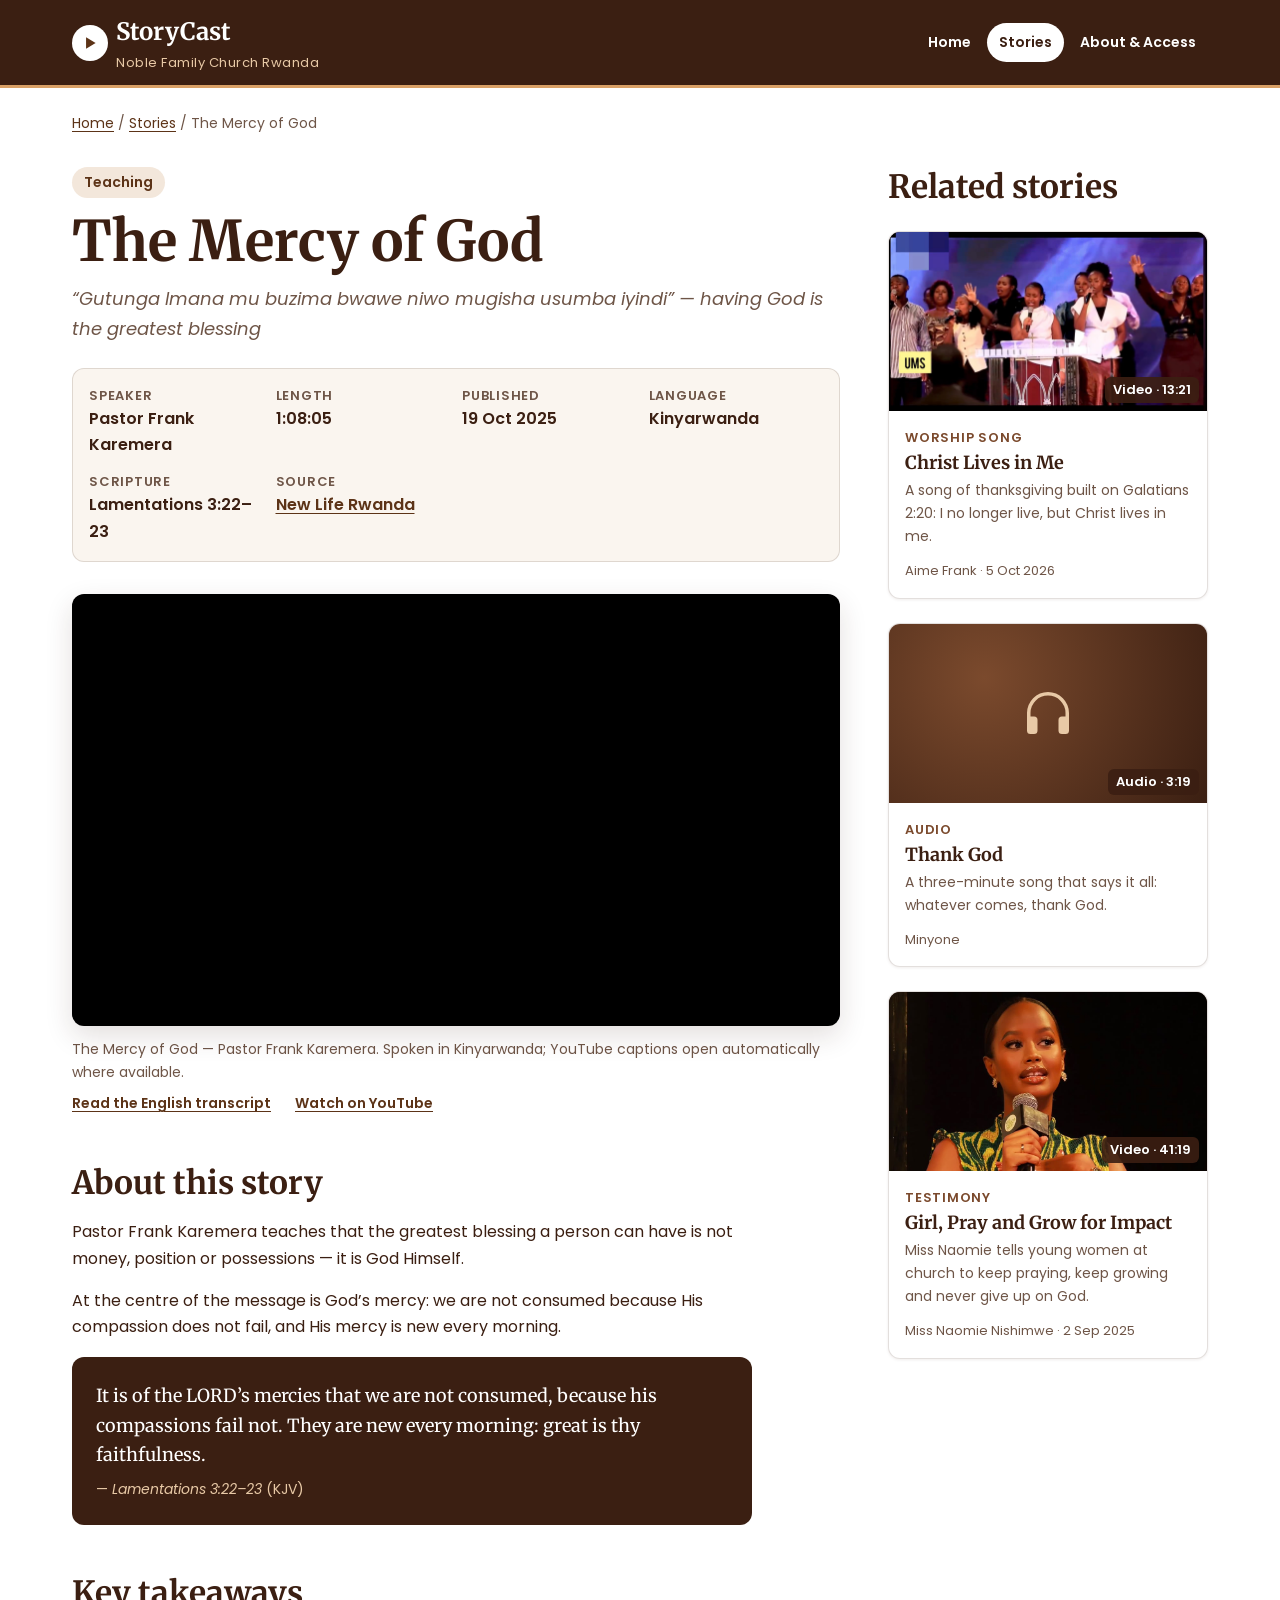
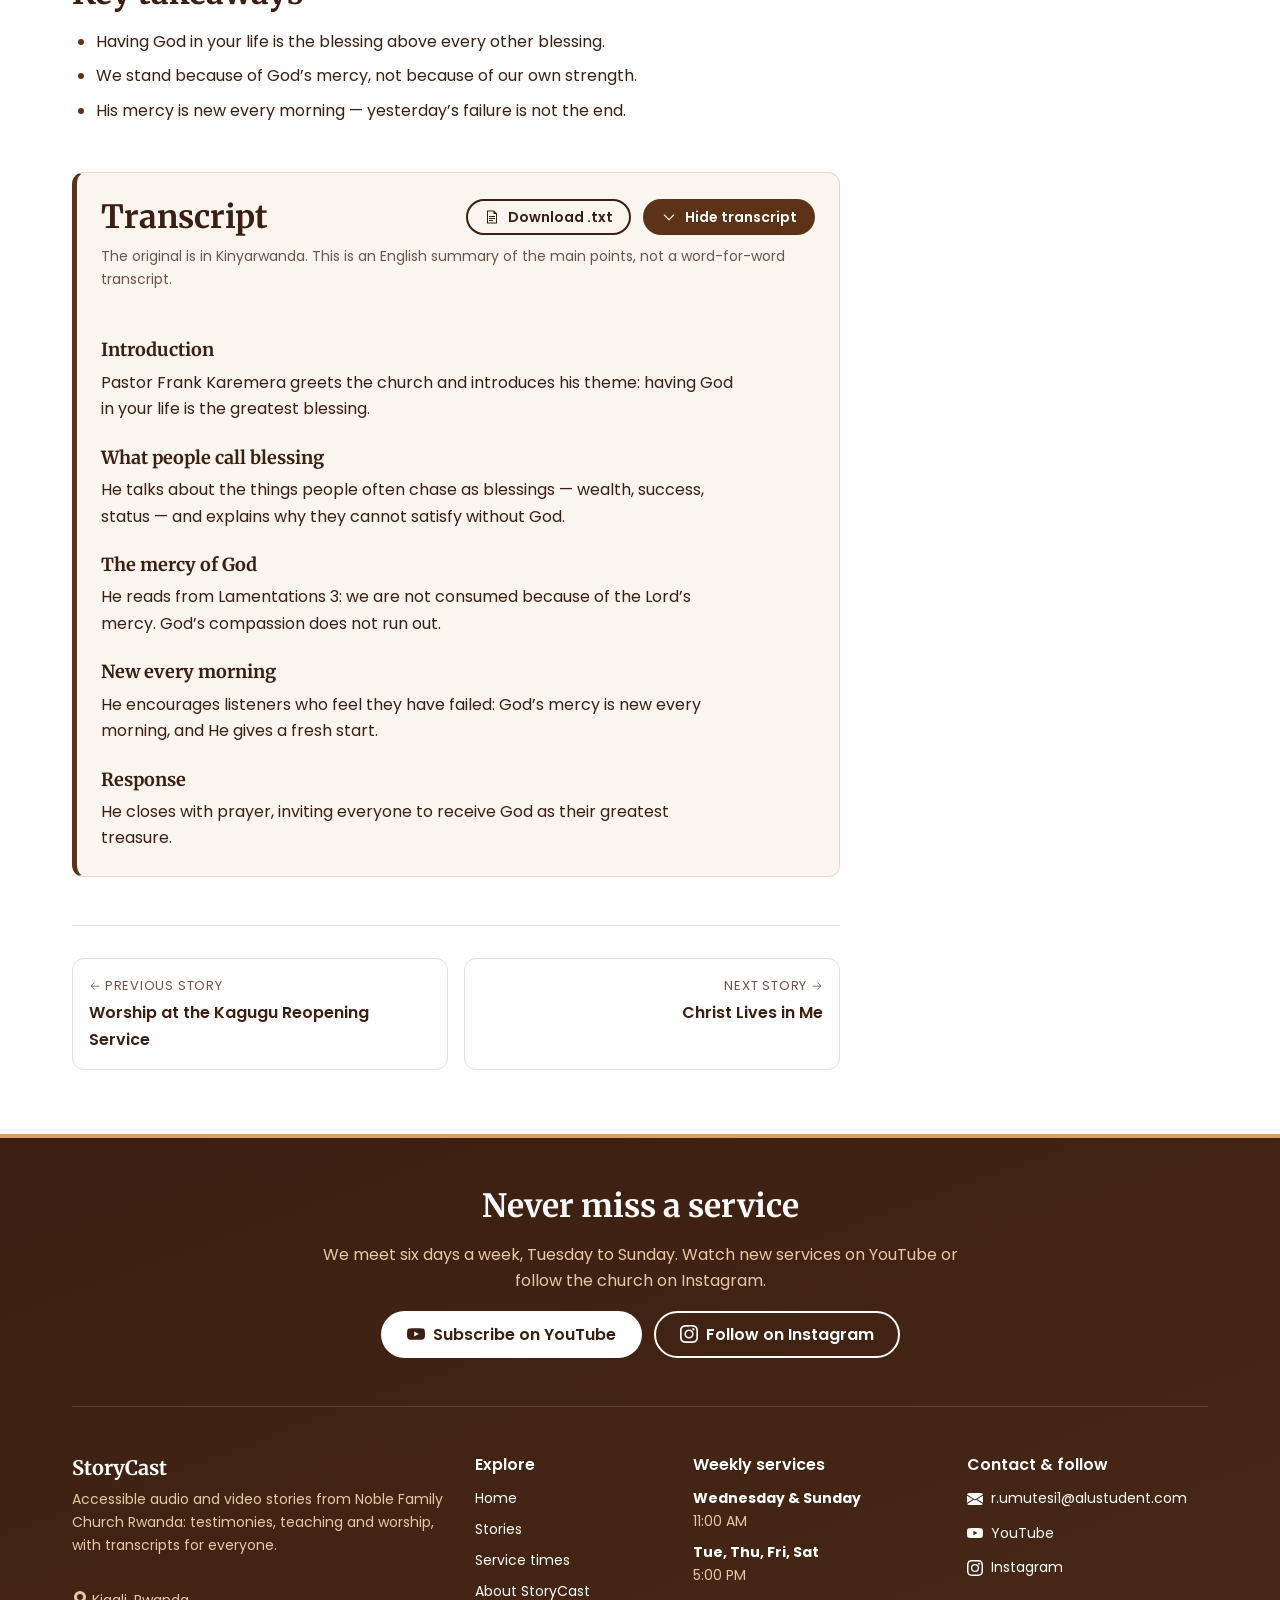
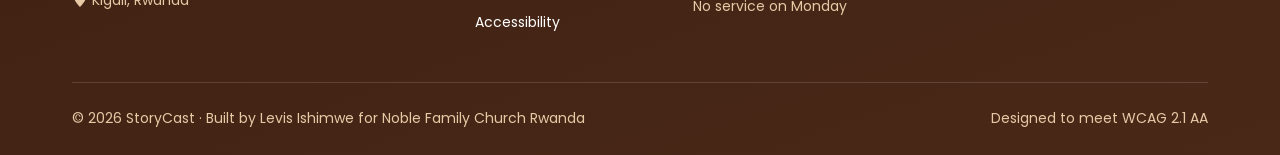
<file: story/mercy-of-god.html>
<!DOCTYPE html>
<html lang="en">
<head>
  <meta charset="UTF-8" />
  <meta name="viewport" content="width=device-width, initial-scale=1.0" />
  <title>The Mercy of God | StoryCast</title>
  <meta name="description" content="God’s mercy is new every morning — and having God in your life is the greatest blessing of all." />
  <meta name="theme-color" content="#3B1F12" />
  <link rel="icon" href="../assets/images/favicon.svg" type="image/svg+xml" />
  <link rel="preconnect" href="https://fonts.googleapis.com" />
  <link rel="preconnect" href="https://fonts.gstatic.com" crossorigin />
  <link rel="stylesheet" href="https://fonts.googleapis.com/css2?family=Merriweather:wght@700&amp;family=Poppins:wght@400;600;700&amp;display=swap" />
  <link rel="stylesheet" href="../css/main.css" />
</head>
<body>
  <a class="skip-link" href="#main">Skip to main content</a>

  <header class="site-header">
    <div class="container site-header__inner">
      <a class="site-header__logo" href="../index.html">
        <span class="site-header__logo-mark"><svg width="18" height="18" viewBox="0 0 16 16" fill="currentColor" aria-hidden="true" focusable="false"><path d="M4.5 2.8v10.4L13 8z"/></svg></span>
        <span>StoryCast<span class="site-header__logo-sub">Noble Family Church Rwanda</span></span>
      </a>
      <nav class="site-nav" aria-label="Main">
        <ul class="site-nav__list" role="list">
          <li><a class="site-nav__link" href="../index.html">Home</a></li>
          <li><a href="../index.html#stories" class="site-nav__link site-nav__link--active" aria-current="true">Stories</a></li>
          <li><a class="site-nav__link" href="../about.html">About &amp; Access</a></li>
        </ul>
      </nav>
    </div>
  </header>

  <main id="main">
    <div class="container">
      <nav class="breadcrumb" aria-label="Breadcrumb">
        <ol class="breadcrumb__list">
          <li class="breadcrumb__item"><a class="breadcrumb__link" href="../index.html">Home</a></li>
          <li class="breadcrumb__item"><a class="breadcrumb__link" href="../index.html#stories">Stories</a></li>
          <li class="breadcrumb__item"><span aria-current="page">The Mercy of God</span></li>
        </ol>
      </nav>

      <div class="story-layout">
        <article class="story" aria-labelledby="story-title">
          <header class="story__header">
            <p class="story__eyebrow">Teaching</p>
            <h1 class="story__title" id="story-title">The Mercy of God</h1>
            <p class="story__subtitle">“Gutunga Imana mu buzima bwawe niwo mugisha usumba iyindi” — having God is the greatest blessing</p>
            <dl class="story__facts">
              <div><dt>Speaker</dt><dd>Pastor Frank Karemera</dd></div>
              <div><dt>Length</dt><dd>1:08:05</dd></div>
              <div><dt>Published</dt><dd><time datetime="2025-10-19">19 Oct 2025</time></dd></div>
              <div><dt>Language</dt><dd>Kinyarwanda</dd></div>
              <div><dt>Scripture</dt><dd>Lamentations 3:22–23</dd></div>
              <div><dt>Source</dt><dd><a href="https://www.youtube.com/@newliferwanda" target="_blank" rel="noopener">New Life Rwanda<span class="visually-hidden"> (opens in a new tab)</span></a></dd></div>
            </dl>
          </header>

        <figure class="media" aria-labelledby="media-caption">
          <div class="media__frame">
            <iframe
              src="https://www.youtube-nocookie.com/embed/JGMQjo-qFzA?rel=0&amp;cc_load_policy=1&amp;hl=en"
              title="YouTube video player: The Mercy of God"
              loading="lazy"
              allow="accelerometer; clipboard-write; encrypted-media; gyroscope; picture-in-picture; web-share"
              referrerpolicy="strict-origin-when-cross-origin"
              allowfullscreen></iframe>
          </div>
          <figcaption class="media__caption" id="media-caption">
            The Mercy of God — Pastor Frank Karemera. Spoken in Kinyarwanda; YouTube captions open automatically where available.
            <span class="media__actions">
              <a href="#transcript">Read the English transcript</a>
              <a href="https://www.youtube.com/watch?v=JGMQjo-qFzA" target="_blank" rel="noopener">Watch on YouTube<span class="visually-hidden"> (opens in a new tab)</span></a>
            </span>
          </figcaption>
        </figure>

          <div class="story__body">
            <h2>About this story</h2>
            <p>Pastor Frank Karemera teaches that the greatest blessing a person can have is not money, position or possessions — it is God Himself.</p>
            <p>At the centre of the message is God’s mercy: we are not consumed because His compassion does not fail, and His mercy is new every morning.</p>
            <blockquote class="story__scripture">
              <p>It is of the LORD’s mercies that we are not consumed, because his compassions fail not. They are new every morning: great is thy faithfulness.</p>
              <footer>— <cite>Lamentations 3:22–23</cite> (KJV)</footer>
            </blockquote>
            <h2>Key takeaways</h2>
            <ul class="story__takeaways">
              <li>Having God in your life is the blessing above every other blessing.</li>
              <li>We stand because of God’s mercy, not because of our own strength.</li>
              <li>His mercy is new every morning — yesterday’s failure is not the end.</li>
            </ul>
          </div>

          <section class="transcript" id="transcript" aria-labelledby="transcript-title">
            <div class="transcript__header">
              <h2 class="transcript__title" id="transcript-title">Transcript</h2>
              <div class="hero__actions">
                <a class="btn btn--small btn--outline" href="../assets/transcripts/mercy-of-god.txt" download><svg width="16" height="16" viewBox="0 0 16 16" fill="currentColor" aria-hidden="true" focusable="false"><path d="M3 1.5h7l3 3v10H3zm1 1v11h8V5h-2.5V2.5zm1 4.5h6v1H5zm0 2h6v1H5zm0 2h4v1H5z"/></svg> Download .txt</a>
                <button class="btn btn--small btn--primary transcript__toggle" type="button" aria-expanded="true" aria-controls="transcript-body" hidden>
                  <span class="transcript__toggle-icon"><svg width="16" height="16" viewBox="0 0 16 16" fill="currentColor" aria-hidden="true" focusable="false"><path d="M3.3 5.3 8 10l4.7-4.7.7.7L8 11.4 2.6 6z"/></svg></span>
                  <span class="transcript__toggle-text">Hide transcript</span>
                </button>
              </div>
            </div>
            <p class="transcript__note">The original is in Kinyarwanda. This is an English summary of the main points, not a word-for-word transcript.</p>
            <div class="transcript__body" id="transcript-body">
              <h3>Introduction</h3>
              <p>Pastor Frank Karemera greets the church and introduces his theme: having God in your life is the greatest blessing.</p>
              <h3>What people call blessing</h3>
              <p>He talks about the things people often chase as blessings — wealth, success, status — and explains why they cannot satisfy without God.</p>
              <h3>The mercy of God</h3>
              <p>He reads from Lamentations 3: we are not consumed because of the Lord’s mercy. God’s compassion does not run out.</p>
              <h3>New every morning</h3>
              <p>He encourages listeners who feel they have failed: God’s mercy is new every morning, and He gives a fresh start.</p>
              <h3>Response</h3>
              <p>He closes with prayer, inviting everyone to receive God as their greatest treasure.</p>
            </div>
          </section>

          <nav class="story-pager" aria-label="More stories">
            <a class="story-pager__link" href="kagugu-worship.html" rel="prev">
              <span class="story-pager__label"><span class="icon-inline"><svg width="12" height="12" viewBox="0 0 16 16" fill="currentColor" aria-hidden="true" focusable="false"><path d="M7 3 2 8l5 5 .7-.7L3.9 8.5H14v-1H3.9l3.8-3.8z"/></svg></span> Previous story</span>
              Worship at the Kagugu Reopening Service
            </a>
            <a class="story-pager__link story-pager__link--next" href="christ-lives-in-me.html" rel="next">
              <span class="story-pager__label">Next story <span class="icon-inline"><svg width="12" height="12" viewBox="0 0 16 16" fill="currentColor" aria-hidden="true" focusable="false"><path d="m9 3 5 5-5 5-.7-.7 3.8-3.8H2v-1h10.1L8.3 3.7z"/></svg></span></span>
              Christ Lives in Me
            </a>
          </nav>
        </article>

        <aside class="related" aria-labelledby="related-title">
          <h2 class="related__title" id="related-title">Related stories</h2>
          <ul class="story-grid story-grid--stack" role="list">
          <li class="story-grid__item">
            <article class="story-card">
              <div class="story-card__media">
                <img class="story-card__img" src="../assets/images/christ-lives-in-me-poster.jpg" alt="" loading="lazy" width="480" height="270" />
                <span class="story-card__badge">Video &middot; 13:21</span>
              </div>
              <div class="story-card__body">
                <p class="story-card__tag">Worship song</p>
                <h3 class="story-card__title"><a class="story-card__link" href="../story/christ-lives-in-me.html">Christ Lives in Me</a></h3>
                <p class="story-card__excerpt">A song of thanksgiving built on Galatians 2:20: I no longer live, but Christ lives in me.</p>
                <p class="story-card__meta">Aime Frank &middot; <time datetime="2026-10-05">5 Oct 2026</time></p>
              </div>
            </article>
          </li>
          <li class="story-grid__item">
            <article class="story-card">
              <div class="story-card__media">
                <div class="story-card__audio-art"><svg width="56" height="56" viewBox="0 0 16 16" fill="currentColor" aria-hidden="true" focusable="false"><path d="M8 3a5 5 0 0 0-5 5v1h1a1 1 0 0 1 1 1v3a1 1 0 0 1-1 1H3a1 1 0 0 1-1-1V8a6 6 0 1 1 12 0v5a1 1 0 0 1-1 1h-1a1 1 0 0 1-1-1v-3a1 1 0 0 1 1-1h1V8a5 5 0 0 0-5-5z"/></svg></div>
                <span class="story-card__badge">Audio &middot; 3:19</span>
              </div>
              <div class="story-card__body">
                <p class="story-card__tag">Audio</p>
                <h3 class="story-card__title"><a class="story-card__link" href="../story/thank-god-minyone.html">Thank God</a></h3>
                <p class="story-card__excerpt">A three-minute song that says it all: whatever comes, thank God.</p>
                <p class="story-card__meta">Minyone</p>
              </div>
            </article>
          </li>
          <li class="story-grid__item">
            <article class="story-card">
              <div class="story-card__media">
                <img class="story-card__img story-card__img--top" src="../assets/images/Story%20teller%201.jpeg" alt="" loading="lazy" width="480" height="270" />
                <span class="story-card__badge">Video &middot; 41:19</span>
              </div>
              <div class="story-card__body">
                <p class="story-card__tag">Testimony</p>
                <h3 class="story-card__title"><a class="story-card__link" href="../story/girl-pray-and-grow.html">Girl, Pray and Grow for Impact</a></h3>
                <p class="story-card__excerpt">Miss Naomie tells young women at church to keep praying, keep growing and never give up on God.</p>
                <p class="story-card__meta">Miss Naomie Nishimwe &middot; <time datetime="2025-09-02">2 Sep 2025</time></p>
              </div>
            </article>
          </li>
          </ul>
        </aside>
      </div>
    </div>
  </main>

  <footer class="site-footer">
    <div class="container">
      <section class="site-footer__cta" aria-labelledby="footer-cta-title">
        <h2 class="site-footer__cta-title" id="footer-cta-title">Never miss a service</h2>
        <p class="site-footer__cta-text">We meet six days a week, Tuesday to Sunday. Watch new services on YouTube or follow the church on Instagram.</p>
        <div class="site-footer__cta-actions">
          <a class="btn btn--light" href="https://www.youtube.com/@womenfoundationministries2026" target="_blank" rel="noopener"><svg width="18" height="18" viewBox="0 0 16 16" fill="currentColor" aria-hidden="true" focusable="false"><path d="M15.7 4.6a2 2 0 0 0-1.4-1.4C13.1 2.9 8 2.9 8 2.9s-5.1 0-6.3.3A2 2 0 0 0 .3 4.6 21 21 0 0 0 0 8a21 21 0 0 0 .3 3.4 2 2 0 0 0 1.4 1.4c1.2.3 6.3.3 6.3.3s5.1 0 6.3-.3a2 2 0 0 0 1.4-1.4A21 21 0 0 0 16 8a21 21 0 0 0-.3-3.4zM6.4 10.3V5.7L10.5 8z"/></svg> Subscribe on YouTube<span class="visually-hidden"> (opens in a new tab)</span></a>
          <a class="btn btn--outline" href="https://www.instagram.com/noblefamilychurch" target="_blank" rel="noopener"><svg width="18" height="18" viewBox="0 0 16 16" fill="currentColor" aria-hidden="true" focusable="false"><path d="M8 1.4c2.1 0 2.4 0 3.2.1 2.2.1 3.2 1.1 3.3 3.3v6.4c-.1 2.2-1.1 3.2-3.3 3.3H4.8c-2.2-.1-3.2-1.1-3.3-3.3V4.8c.1-2.2 1.1-3.2 3.3-3.3H8zM8 0H4.7C1.8.1.1 1.8 0 4.7v6.6c.1 2.9 1.8 4.6 4.7 4.7h6.6c2.9-.1 4.6-1.8 4.7-4.7V4.7C15.9 1.8 14.2.1 11.3 0H8zm0 3.9a4.1 4.1 0 1 0 0 8.2 4.1 4.1 0 0 0 0-8.2zm0 6.8a2.7 2.7 0 1 1 0-5.4 2.7 2.7 0 0 1 0 5.4zm4.3-7.9a1 1 0 1 0 0 1.9 1 1 0 0 0 0-1.9z"/></svg> Follow on Instagram<span class="visually-hidden"> (opens in a new tab)</span></a>
        </div>
      </section>

      <div class="site-footer__grid">
        <section aria-labelledby="footer-brand">
          <h2 class="site-footer__brand-name" id="footer-brand">StoryCast</h2>
          <p class="site-footer__text">Accessible audio and video stories from Noble Family Church Rwanda: testimonies, teaching and worship, with transcripts for everyone.</p>
          <p class="site-footer__text mt-lg"><span class="icon-inline"><svg width="16" height="16" viewBox="0 0 16 16" fill="currentColor" aria-hidden="true" focusable="false"><path d="M8 16s6-5.7 6-10A6 6 0 0 0 2 6c0 4.3 6 10 6 10zm0-7a3 3 0 1 1 0-6 3 3 0 0 1 0 6z"/></svg></span> Kigali, Rwanda</p>
        </section>

        <nav aria-labelledby="footer-explore">
          <h2 class="site-footer__heading" id="footer-explore">Explore</h2>
          <ul class="site-footer__list" role="list">
            <li><a class="site-footer__link" href="../index.html">Home</a></li>
            <li><a class="site-footer__link" href="../index.html#stories">Stories</a></li>
            <li><a class="site-footer__link" href="../index.html#services">Service times</a></li>
            <li><a class="site-footer__link" href="../about.html">About StoryCast</a></li>
            <li><a class="site-footer__link" href="../about.html#access">Accessibility</a></li>
          </ul>
        </nav>

        <section aria-labelledby="footer-services">
          <h2 class="site-footer__heading" id="footer-services">Weekly services</h2>
          <ul class="site-footer__list" role="list">
            <li><strong>Wednesday &amp; Sunday</strong><br /><span class="site-footer__hours"><time datetime="11:00">11:00 AM</time></span></li>
            <li><strong>Tue, Thu, Fri, Sat</strong><br /><span class="site-footer__hours"><time datetime="17:00">5:00 PM</time></span></li>
            <li><span class="site-footer__hours">No service on Monday</span></li>
          </ul>
        </section>

        <section aria-labelledby="footer-contact">
          <h2 class="site-footer__heading" id="footer-contact">Contact &amp; follow</h2>
          <ul class="site-footer__list" role="list">
            <li><a class="site-footer__link" href="mailto:r.umutesi1@alustudent.com"><svg width="16" height="16" viewBox="0 0 16 16" fill="currentColor" aria-hidden="true" focusable="false"><path d="M.05 3.6A2 2 0 0 1 2 2h12a2 2 0 0 1 1.95 1.6L8 8.4zM0 4.7v7.1l5.8-3.6zm6.8 4.1L.2 12.9A2 2 0 0 0 2 14h12a2 2 0 0 0 1.8-1.1L9.2 8.8 8 9.6zm3.4-.6L16 11.8V4.7z"/></svg> r.umutesi1@alustudent.com</a></li>
            <li><a class="site-footer__link" href="https://www.youtube.com/@womenfoundationministries2026" target="_blank" rel="noopener"><svg width="16" height="16" viewBox="0 0 16 16" fill="currentColor" aria-hidden="true" focusable="false"><path d="M15.7 4.6a2 2 0 0 0-1.4-1.4C13.1 2.9 8 2.9 8 2.9s-5.1 0-6.3.3A2 2 0 0 0 .3 4.6 21 21 0 0 0 0 8a21 21 0 0 0 .3 3.4 2 2 0 0 0 1.4 1.4c1.2.3 6.3.3 6.3.3s5.1 0 6.3-.3a2 2 0 0 0 1.4-1.4A21 21 0 0 0 16 8a21 21 0 0 0-.3-3.4zM6.4 10.3V5.7L10.5 8z"/></svg> YouTube<span class="visually-hidden"> (opens in a new tab)</span></a></li>
            <li><a class="site-footer__link" href="https://www.instagram.com/noblefamilychurch" target="_blank" rel="noopener"><svg width="16" height="16" viewBox="0 0 16 16" fill="currentColor" aria-hidden="true" focusable="false"><path d="M8 1.4c2.1 0 2.4 0 3.2.1 2.2.1 3.2 1.1 3.3 3.3v6.4c-.1 2.2-1.1 3.2-3.3 3.3H4.8c-2.2-.1-3.2-1.1-3.3-3.3V4.8c.1-2.2 1.1-3.2 3.3-3.3H8zM8 0H4.7C1.8.1.1 1.8 0 4.7v6.6c.1 2.9 1.8 4.6 4.7 4.7h6.6c2.9-.1 4.6-1.8 4.7-4.7V4.7C15.9 1.8 14.2.1 11.3 0H8zm0 3.9a4.1 4.1 0 1 0 0 8.2 4.1 4.1 0 0 0 0-8.2zm0 6.8a2.7 2.7 0 1 1 0-5.4 2.7 2.7 0 0 1 0 5.4zm4.3-7.9a1 1 0 1 0 0 1.9 1 1 0 0 0 0-1.9z"/></svg> Instagram<span class="visually-hidden"> (opens in a new tab)</span></a></li>
          </ul>
        </section>
      </div>

      <div class="site-footer__bottom">
        <p>&copy; 2026 StoryCast &middot; Built by Levis Ishimwe for Noble Family Church Rwanda</p>
        <p>Designed to meet WCAG 2.1 AA</p>
      </div>
    </div>
  </footer>
  <script src="../js/transcript.js" defer></script>
</body>
</html>
</file>
<file: css/main.css>
@layer reset, tokens, base, layout, components, pages, utilities;
@layer tokens {
  :root {
    --color-brand: #5C3317;
    --color-brand-dark: #3B1F12;
    --color-brand-deep: #4A2817;
    --color-brand-soft: #7B4A2D;
    --color-accent: #D9A066;
    --color-accent-soft: #E8C9A6;
    --color-surface: #FFFFFF;
    --color-surface-alt: #FAF5EF;
    --color-surface-warm: #F3E7DB;
    --color-text: #3B1F12;
    --color-text-muted: #6E5547;
    --color-text-inverse: #FFFFFF;
    --color-border: rgba(59, 31, 18, 0.14);
    --shadow-sm: 0 1px 3px rgba(59, 31, 18, 0.08);
    --shadow-md: 0 10px 28px rgba(59, 31, 18, 0.14);
    --focus-color: #5C3317;
  }
}
@layer reset {
  *,
  *::before,
  *::after {
    box-sizing: border-box;
  }
  * {
    margin: 0;
  }
  html {
    -webkit-text-size-adjust: 100%;
    text-size-adjust: 100%;
  }
  img,
  picture,
  video,
  canvas,
  svg,
  iframe {
    display: block;
    max-width: 100%;
  }
  img,
  video {
    height: auto;
  }
  input,
  button,
  textarea,
  select {
    font: inherit;
  }
  p,
  h1,
  h2,
  h3,
  h4 {
    overflow-wrap: break-word;
  }
  ul[role=list],
  ol[role=list] {
    list-style: none;
    padding: 0;
  }
}
@layer base {
  html {
    scroll-behavior: smooth;
    scroll-padding-top: 5rem;
  }
  body {
    min-height: 100vh;
    font-family: "Poppins", "Segoe UI", Arial, sans-serif;
    font-size: 1rem;
    line-height: 1.65;
    color: var(--color-text);
    background-color: var(--color-surface);
  }
  h1,
  h2,
  h3,
  h4 {
    font-family: "Merriweather", Georgia, serif;
    font-weight: 700;
    line-height: 1.25;
    color: var(--color-brand-dark);
  }
  h1 {
    font-size: clamp(2.1rem, 1.4rem + 3.4vw, 3.5rem);
  }
  h2 {
    font-size: clamp(1.75rem, 1.3rem + 2vw, 2.5rem);
  }
  h3 {
    font-size: 1.25rem;
  }
  h4 {
    font-size: 1.125rem;
  }
  a {
    color: var(--color-brand);
    text-underline-offset: 0.2em;
    text-decoration-thickness: 1px;
  }
  a:hover {
    text-decoration-thickness: 2px;
  }
  :focus-visible {
    outline: 3px solid var(--focus-color);
    outline-offset: 3px;
    border-radius: 0.375rem;
  }
  ::selection {
    background: var(--color-accent-soft);
    color: var(--color-brand-dark);
  }
  @media (prefers-reduced-motion: reduce) {
    html {
      scroll-behavior: auto;
    }
    *,
    *::before,
    *::after {
      animation-duration: 0.01ms !important;
      transition-duration: 0.01ms !important;
    }
  }
}
@layer layout {
  .container {
    width: 100%;
    max-width: 75rem;
    margin-inline: auto;
    padding-inline: 1rem;
  }
  @media (min-width: 48rem) {
    .container {
      padding-inline: 2rem;
    }
  }
  .section {
    padding-block: 4rem;
  }
  .section--alt {
    background: var(--color-surface-alt);
  }
  .section--warm {
    background: var(--color-surface-warm);
  }
  .section__header {
    display: flex;
    flex-wrap: wrap;
    align-items: flex-end;
    justify-content: space-between;
    gap: 1rem;
    margin-bottom: 2rem;
  }
  .section__eyebrow {
    display: block;
    margin-bottom: 0.5rem;
    font-family: "Poppins", "Segoe UI", Arial, sans-serif;
    font-size: 0.875rem;
    font-weight: 600;
    letter-spacing: 0.08em;
    text-transform: uppercase;
    color: var(--color-brand-soft);
  }
  .section__title {
    font-size: clamp(1.75rem, 1.3rem + 2vw, 2.5rem);
  }
  .section__intro {
    max-width: 68ch;
    margin-top: 0.5rem;
    color: var(--color-text-muted);
  }
  .story-layout {
    display: grid;
    gap: 3rem;
    padding-block: 2rem 4rem;
  }
  @media (min-width: 64rem) {
    .story-layout {
      grid-template-columns: minmax(0, 1fr) 20rem;
      align-items: start;
    }
  }
}
@layer layout {
  .site-header {
    --focus-color: var(--color-accent-soft);
    position: sticky;
    top: 0;
    z-index: 100;
    background: var(--color-brand-dark);
    color: var(--color-text-inverse);
    border-bottom: 3px solid var(--color-accent);
  }
  .site-header__inner {
    display: flex;
    flex-wrap: wrap;
    align-items: center;
    justify-content: space-between;
    gap: 0.5rem 1.5rem;
    padding-block: 0.75rem;
  }
  .site-header__logo {
    display: inline-flex;
    align-items: center;
    gap: 0.5rem;
    color: inherit;
    text-decoration: none;
    font-family: "Merriweather", Georgia, serif;
    font-size: 1.25rem;
    font-weight: 700;
  }
  @media (min-width: 48rem) {
    .site-header__logo {
      font-size: 1.5rem;
    }
  }
  .site-header__logo-mark {
    display: grid;
    place-items: center;
    width: 2.25rem;
    height: 2.25rem;
    border-radius: 50%;
    background: var(--color-surface);
    color: var(--color-brand);
  }
  .site-header__logo-sub {
    display: block;
    font-family: "Poppins", "Segoe UI", Arial, sans-serif;
    font-size: 0.8125rem;
    font-weight: 400;
    color: var(--color-accent-soft);
    letter-spacing: 0.04em;
  }
}
@layer layout {
  .site-footer {
    --focus-color: var(--color-accent-soft);
    background: linear-gradient(160deg, var(--color-brand-dark) 0%, var(--color-brand-deep) 100%);
    color: var(--color-text-inverse);
    border-top: 4px solid var(--color-accent);
  }
  .site-footer__cta {
    display: flex;
    flex-direction: column;
    align-items: center;
    gap: 1rem;
    padding-block: 3rem;
    text-align: center;
    border-bottom: 1px solid rgba(255, 255, 255, 0.14);
  }
  .site-footer__cta-title {
    color: inherit;
    font-size: clamp(1.5rem, 1.2rem + 1.2vw, 2rem);
  }
  .site-footer__cta-text {
    max-width: 40rem;
    color: var(--color-accent-soft);
  }
  .site-footer__cta-actions {
    display: flex;
    flex-wrap: wrap;
    justify-content: center;
    gap: 0.75rem;
  }
  .site-footer__grid {
    display: grid;
    gap: 2rem;
    padding-block: 3rem;
  }
  @media (min-width: 30rem) {
    .site-footer__grid {
      grid-template-columns: repeat(2, minmax(0, 1fr));
    }
  }
  @media (min-width: 64rem) {
    .site-footer__grid {
      grid-template-columns: 2fr 1fr 1.3fr 1.3fr;
    }
  }
  .site-footer__brand-name {
    color: inherit;
    font-size: 1.25rem;
    margin-bottom: 0.5rem;
  }
  .site-footer__text {
    color: var(--color-accent-soft);
    font-size: 0.875rem;
  }
  .site-footer__heading {
    color: inherit;
    font-family: "Poppins", "Segoe UI", Arial, sans-serif;
    font-size: 1rem;
    font-weight: 600;
    margin-bottom: 0.75rem;
  }
  .site-footer__list {
    display: grid;
    gap: 0.5rem;
    font-size: 0.875rem;
  }
  .site-footer__link {
    display: inline-flex;
    align-items: center;
    gap: 0.5rem;
    color: var(--color-text-inverse);
    text-decoration: none;
  }
  .site-footer__link:hover {
    text-decoration: underline;
    color: var(--color-accent-soft);
  }
  .site-footer__link svg {
    flex-shrink: 0;
  }
  .site-footer__hours {
    color: var(--color-accent-soft);
  }
  .site-footer__bottom {
    display: flex;
    flex-wrap: wrap;
    justify-content: space-between;
    gap: 0.75rem;
    padding-block: 1.5rem;
    border-top: 1px solid rgba(255, 255, 255, 0.14);
    font-size: 0.875rem;
    color: var(--color-accent-soft);
  }
}
@layer components {
  .btn {
    display: inline-flex;
    align-items: center;
    justify-content: center;
    gap: 0.5rem;
    min-height: 2.75rem;
    padding: 0.75rem 1.5rem;
    border: 2px solid transparent;
    border-radius: 999px;
    font-weight: 600;
    line-height: 1.2;
    text-decoration: none;
    cursor: pointer;
    transition: background-color 0.2s ease, color 0.2s ease, transform 0.2s ease;
  }
  .btn:hover {
    transform: translateY(-1px);
  }
  .btn svg {
    flex-shrink: 0;
  }
  .btn--primary {
    background: var(--color-brand);
    color: var(--color-text-inverse);
  }
  .btn--primary:hover {
    background: var(--color-brand-dark);
  }
  .btn--light {
    background: var(--color-surface);
    color: var(--color-brand-dark);
  }
  .btn--light:hover {
    background: var(--color-surface-warm);
  }
  .btn--outline {
    background: transparent;
    color: inherit;
    border-color: currentColor;
  }
  .btn--outline:hover {
    background: rgba(255, 255, 255, 0.12);
  }
  .btn--small {
    min-height: 2.25rem;
    padding: 0.25rem 1rem;
    font-size: 0.875rem;
  }
}
@layer components {
  .site-nav__list {
    display: flex;
    flex-wrap: wrap;
    gap: 0.25rem;
    list-style: none;
    padding: 0;
  }
  .site-nav__link {
    display: block;
    padding: 0.5rem 0.75rem;
    border-radius: 999px;
    color: var(--color-text-inverse);
    font-weight: 600;
    font-size: 0.875rem;
    text-decoration: none;
  }
  .site-nav__link:hover {
    background: rgba(255, 255, 255, 0.12);
  }
  .site-nav__link--active, .site-nav__link[aria-current=page] {
    background: var(--color-surface);
    color: var(--color-brand-dark);
  }
  .breadcrumb {
    padding-top: 1.5rem;
    font-size: 0.875rem;
  }
  .breadcrumb__list {
    display: flex;
    flex-wrap: wrap;
    gap: 0.25rem;
    list-style: none;
    padding: 0;
  }
  .breadcrumb__item {
    display: flex;
    align-items: center;
    gap: 0.25rem;
    color: var(--color-text-muted);
  }
  .breadcrumb__item + .breadcrumb__item::before {
    content: "/";
    content: "/"/"";
    color: var(--color-text-muted);
  }
  .breadcrumb__link {
    color: var(--color-brand);
  }
}
@layer components {
  .hero {
    --focus-color: var(--color-accent-soft);
    position: relative;
    display: grid;
    align-items: center;
    min-height: min(88vh, 46rem);
    overflow: hidden;
    color: var(--color-text-inverse);
    background: var(--color-brand-dark) url("https://i.ytimg.com/vi/2NlxgIA2dkM/maxresdefault.jpg") center/cover no-repeat;
  }
  .hero__media {
    position: absolute;
    inset: 0;
    overflow: hidden;
    pointer-events: none;
  }
  .hero__media iframe {
    position: absolute;
    top: 50%;
    left: 50%;
    width: max(100%, 177.78vh);
    height: max(100%, 56.25vw);
    max-width: none;
    transform: translate(-50%, -50%);
    border: 0;
  }
  .hero__overlay {
    position: absolute;
    inset: 0;
    background: linear-gradient(180deg, rgba(59, 31, 18, 0.72) 0%, rgba(59, 31, 18, 0.88) 100%);
  }
  .hero__content {
    position: relative;
    z-index: 1;
    max-width: 46rem;
    padding-block: 6rem 4rem;
  }
  .hero__eyebrow {
    display: inline-block;
    margin-bottom: 1rem;
    padding: 0.25rem 0.75rem;
    border: 1px solid var(--color-accent-soft);
    border-radius: 999px;
    font-size: 0.875rem;
    font-weight: 600;
    color: var(--color-accent-soft);
  }
  .hero__title {
    color: inherit;
    margin-bottom: 1rem;
    text-shadow: 0 2px 12px rgba(0, 0, 0, 0.35);
  }
  .hero__lead {
    font-size: 1.125rem;
    margin-bottom: 2rem;
  }
  @media (min-width: 48rem) {
    .hero__lead {
      font-size: 1.25rem;
    }
  }
  .hero__actions {
    display: flex;
    flex-wrap: wrap;
    gap: 0.75rem;
  }
  .hero__footer {
    position: absolute;
    inset: auto 0 0;
    z-index: 1;
  }
  .hero__footer-inner {
    display: flex;
    flex-wrap: wrap;
    align-items: center;
    justify-content: space-between;
    gap: 0.5rem;
    padding-block: 1rem;
  }
  .hero__credit {
    max-width: 36rem;
    font-size: 0.8125rem;
    color: var(--color-accent-soft);
  }
  .hero__credit a {
    color: var(--color-text-inverse);
  }
  .hero__controls {
    display: flex;
    gap: 0.5rem;
  }
  .hero__controls[hidden] {
    display: none;
  }
  .hero__control {
    display: inline-flex;
    align-items: center;
    gap: 0.25rem;
    min-height: 2.75rem;
    padding: 0.5rem 1rem;
    border: 2px solid rgba(255, 255, 255, 0.6);
    border-radius: 999px;
    background: rgba(59, 31, 18, 0.75);
    color: var(--color-text-inverse);
    font-size: 0.875rem;
    font-weight: 600;
    cursor: pointer;
  }
  .hero__control:hover {
    background: var(--color-brand-dark);
    border-color: var(--color-text-inverse);
  }
}
@layer components {
  .story-grid {
    display: grid;
    grid-template-columns: repeat(auto-fill, minmax(min(100%, 17rem), 1fr));
    gap: 2rem 1.5rem;
    list-style: none;
    padding: 0;
  }
  .story-grid--stack {
    grid-template-columns: 1fr;
    gap: 1.5rem;
  }
  .story-grid__item {
    container: story-card/inline-size;
  }
  .story-card {
    position: relative;
    display: grid;
    grid-template-rows: auto 1fr;
    height: 100%;
    overflow: hidden;
    border: 1px solid var(--color-border);
    border-radius: 0.75rem;
    background: var(--color-surface);
    box-shadow: var(--shadow-sm);
    transition: transform 0.25s ease, box-shadow 0.25s ease;
  }
  .story-card:hover, .story-card:focus-within {
    transform: translateY(-4px);
    box-shadow: var(--shadow-md);
  }
  .story-card__media {
    position: relative;
    aspect-ratio: 16/9;
    background: var(--color-brand-dark);
    overflow: hidden;
  }
  .story-card__img {
    position: absolute;
    inset: 0;
    width: 100%;
    height: 100%;
    object-fit: cover;
    transition: transform 0.4s ease;
  }
  .story-card:hover .story-card__img {
    transform: scale(1.04);
  }
  .story-card__img--top {
    object-position: top;
  }
  .story-card__audio-art {
    display: grid;
    place-items: center;
    height: 100%;
    background: radial-gradient(circle at 30% 30%, var(--color-brand-soft), var(--color-brand-dark));
    color: var(--color-accent-soft);
  }
  .story-card__badge {
    position: absolute;
    right: 0.5rem;
    bottom: 0.5rem;
    padding: 0.15rem 0.5rem;
    border-radius: 0.375rem;
    background: rgba(59, 31, 18, 0.9);
    color: var(--color-text-inverse);
    font-size: 0.8125rem;
    font-weight: 600;
  }
  .story-card__body {
    display: flex;
    flex-direction: column;
    gap: 0.25rem;
    padding: 1rem;
  }
  .story-card__tag {
    font-size: 0.8125rem;
    font-weight: 600;
    letter-spacing: 0.06em;
    text-transform: uppercase;
    color: var(--color-brand-soft);
  }
  .story-card__title {
    font-size: 1.125rem;
  }
  .story-card__link {
    color: var(--color-brand-dark);
    text-decoration: none;
  }
  .story-card__link::after {
    content: "";
    position: absolute;
    inset: 0;
    z-index: 1;
  }
  .story-card__link:hover {
    text-decoration: underline;
  }
  .story-card__link:focus-visible {
    outline: none;
  }
  .story-card__link:focus-visible::after {
    outline: 3px solid var(--focus-color);
    outline-offset: -3px;
    border-radius: 0.75rem;
  }
  .story-card__excerpt {
    font-size: 0.875rem;
    color: var(--color-text-muted);
  }
  .story-card__meta {
    margin-top: auto;
    padding-top: 0.5rem;
    font-size: 0.8125rem;
    color: var(--color-text-muted);
  }
  @container story-card (max-width: 18rem) {
    .story-card__body {
      padding: 0.75rem;
    }
    .story-card__title {
      font-size: 1rem;
    }
    .story-card__excerpt {
      display: none;
    }
  }
  @container story-card (min-width: 32rem) {
    .story-card {
      grid-template-rows: none;
      grid-template-columns: 40% 1fr;
    }
    .story-card__media {
      aspect-ratio: auto;
      min-height: 100%;
    }
    .story-card__body {
      padding: 1.5rem;
    }
  }
  @media (prefers-reduced-motion: reduce) {
    .story-card,
    .story-card__img {
      transition: none;
    }
    .story-card:hover,
    .story-card:focus-within,
    .story-card:hover .story-card__img {
      transform: none;
    }
  }
}
@layer components {
  .media {
    margin-block: 2rem;
  }
  .media__frame {
    position: relative;
    aspect-ratio: 16/9;
    overflow: hidden;
    border-radius: 0.75rem;
    background: #000;
    box-shadow: var(--shadow-md);
  }
  .media__frame iframe,
  .media__frame video {
    position: absolute;
    inset: 0;
    width: 100%;
    height: 100%;
    border: 0;
  }
  .media__frame video {
    object-fit: contain;
  }
  .media__audio {
    display: grid;
    gap: 1rem;
    padding: 1.5rem;
    border-radius: 0.75rem;
    background: linear-gradient(135deg, var(--color-brand-dark), var(--color-brand-soft));
    color: var(--color-text-inverse);
    box-shadow: var(--shadow-md);
    --focus-color: var(--color-accent-soft);
  }
  .media__audio audio {
    width: 100%;
  }
  .media__audio-head {
    display: flex;
    align-items: center;
    gap: 1rem;
  }
  .media__audio-icon {
    display: grid;
    flex-shrink: 0;
    place-items: center;
    width: 3.5rem;
    height: 3.5rem;
    border-radius: 50%;
    background: var(--color-surface);
    color: var(--color-brand);
  }
  .media__audio-title {
    color: inherit;
    font-size: 1.25rem;
  }
  .media__audio-artist {
    color: var(--color-accent-soft);
    font-size: 0.875rem;
  }
  .media__caption {
    margin-top: 0.75rem;
    font-size: 0.875rem;
    color: var(--color-text-muted);
  }
  .media__actions {
    display: flex;
    flex-wrap: wrap;
    gap: 0.5rem 1.5rem;
    margin-top: 0.5rem;
    font-weight: 600;
  }
}
@layer components {
  .transcript {
    margin-top: 3rem;
    border: 1px solid var(--color-border);
    border-left: 5px solid var(--color-brand);
    border-radius: 0.75rem;
    background: var(--color-surface-alt);
  }
  .transcript__header {
    display: flex;
    flex-wrap: wrap;
    align-items: center;
    justify-content: space-between;
    gap: 0.75rem;
    padding: 1.5rem 1.5rem 0;
  }
  .transcript__title {
    font-size: clamp(1.5rem, 1.2rem + 1.2vw, 2rem);
  }
  .transcript__note {
    padding: 0.5rem 1.5rem 0;
    font-size: 0.875rem;
    color: var(--color-text-muted);
  }
  .transcript__toggle[aria-expanded=false] .transcript__toggle-icon {
    transform: rotate(-90deg);
  }
  .transcript__toggle-icon {
    transition: transform 0.2s ease;
  }
  .transcript__body {
    max-width: 68ch;
    padding: 1.5rem;
  }
  .transcript__body[hidden] {
    display: none;
  }
  .transcript__body h3 {
    margin: 1.5rem 0 0.5rem;
    font-size: 1.125rem;
  }
  .transcript__body p + p {
    margin-top: 0.75rem;
  }
  .transcript__speaker {
    font-weight: 600;
    color: var(--color-brand);
  }
  .transcript__sound {
    font-style: italic;
    color: var(--color-text-muted);
  }
}
@layer components {
  .schedule__list {
    display: grid;
    grid-template-columns: repeat(auto-fit, minmax(min(100%, 10rem), 1fr));
    gap: 1rem;
    list-style: none;
    padding: 0;
  }
  .schedule__item {
    display: flex;
    flex-direction: column;
    gap: 0.25rem;
    padding: 1.5rem;
    border: 1px solid var(--color-border);
    border-top: 5px solid var(--color-brand-soft);
    border-radius: 0.75rem;
    background: var(--color-surface);
  }
  .schedule__item--morning {
    border-top-color: var(--color-accent);
    background: var(--color-brand-dark);
    color: var(--color-text-inverse);
  }
  .schedule__item--morning .schedule__day {
    color: inherit;
  }
  .schedule__item--morning .schedule__label {
    color: var(--color-accent-soft);
  }
  .schedule__day {
    font-family: "Merriweather", Georgia, serif;
    font-size: 1.125rem;
    font-weight: 700;
    color: var(--color-brand-dark);
  }
  .schedule__time {
    font-size: 1.25rem;
    white-space: nowrap;
    font-weight: 700;
  }
  .schedule__label {
    font-size: 0.875rem;
    color: var(--color-text-muted);
  }
  .schedule__note {
    margin-top: 1.5rem;
    color: var(--color-text-muted);
  }
}
@layer pages {
  .spotlight {
    display: grid;
    gap: 2rem;
    align-items: center;
  }
  @media (min-width: 48rem) {
    .spotlight {
      grid-template-columns: 1fr 1.1fr;
      gap: 3rem;
    }
  }
  .spotlight__figure {
    position: relative;
  }
  .spotlight__img {
    width: 100%;
    aspect-ratio: 4/5;
    object-fit: cover;
    object-position: top;
    border-radius: 1.25rem;
    box-shadow: var(--shadow-md);
  }
  @media (min-width: 48rem) {
    .spotlight__img {
      aspect-ratio: 4/4.5;
    }
  }
  .spotlight__caption {
    margin-top: 0.5rem;
    font-size: 0.875rem;
    color: var(--color-text-muted);
  }
  .spotlight__title {
    margin-bottom: 1rem;
  }
  .spotlight__quote {
    margin-block: 1.5rem;
    padding-left: 1.5rem;
    border-left: 4px solid var(--color-accent);
    font-family: "Merriweather", Georgia, serif;
    font-size: 1.25rem;
    color: var(--color-brand);
  }
  .spotlight__meta {
    display: flex;
    flex-wrap: wrap;
    gap: 0.5rem 1.5rem;
    margin-bottom: 1.5rem;
    font-size: 0.875rem;
    color: var(--color-text-muted);
  }
  .pillars {
    display: grid;
    grid-template-columns: repeat(auto-fit, minmax(min(100%, 15rem), 1fr));
    gap: 1.5rem;
    list-style: none;
    padding: 0;
  }
  .pillars__item {
    padding: 1.5rem;
    border-radius: 0.75rem;
    background: var(--color-surface);
    border: 1px solid var(--color-border);
  }
  .pillars__icon {
    display: grid;
    place-items: center;
    width: 3rem;
    height: 3rem;
    margin-bottom: 0.75rem;
    border-radius: 50%;
    background: var(--color-brand);
    color: var(--color-text-inverse);
  }
  .pillars__title {
    margin-bottom: 0.25rem;
  }
  .pillars__text {
    color: var(--color-text-muted);
    font-size: 0.875rem;
  }
}
@layer pages {
  .story {
    min-width: 0;
  }
  .story__header {
    margin-bottom: 1.5rem;
  }
  .story__eyebrow {
    display: inline-block;
    margin-bottom: 0.5rem;
    padding: 0.25rem 0.75rem;
    border-radius: 999px;
    background: var(--color-surface-warm);
    color: var(--color-brand);
    font-size: 0.875rem;
    font-weight: 600;
  }
  .story__title {
    font-size: clamp(2.1rem, 1.4rem + 3.4vw, 3.5rem);
  }
  .story__subtitle {
    margin-top: 0.5rem;
    font-size: 1.125rem;
    font-style: italic;
    color: var(--color-text-muted);
  }
  .story__facts {
    display: grid;
    grid-template-columns: repeat(auto-fit, minmax(min(100%, 9rem), 1fr));
    gap: 0.75rem;
    margin-top: 1.5rem;
    padding: 1rem;
    border-radius: 0.75rem;
    background: var(--color-surface-alt);
    border: 1px solid var(--color-border);
  }
  .story__facts dt {
    font-size: 0.8125rem;
    font-weight: 600;
    letter-spacing: 0.06em;
    text-transform: uppercase;
    color: var(--color-text-muted);
  }
  .story__facts dd {
    margin: 0;
    font-weight: 600;
    color: var(--color-brand-dark);
  }
  .story__body {
    max-width: 68ch;
  }
  .story__body > * + * {
    margin-top: 1rem;
  }
  .story__body h2 {
    margin-top: 3rem;
    font-size: clamp(1.5rem, 1.2rem + 1.2vw, 2rem);
  }
  .story__scripture {
    padding: 1.5rem;
    border-radius: 0.75rem;
    background: var(--color-brand-dark);
    color: var(--color-text-inverse);
    font-family: "Merriweather", Georgia, serif;
    font-size: 1.125rem;
  }
  .story__scripture footer {
    margin-top: 0.5rem;
    font-family: "Poppins", "Segoe UI", Arial, sans-serif;
    font-size: 0.875rem;
    color: var(--color-accent-soft);
  }
  .story__takeaways {
    display: grid;
    gap: 0.5rem;
    padding-left: 1.5rem;
  }
  .story__takeaways li::marker {
    color: var(--color-brand);
    font-weight: 700;
  }
  @media (min-width: 64rem) {
    .related {
      position: sticky;
      top: 6rem;
    }
  }
  .related__title {
    margin-bottom: 1.5rem;
    font-size: clamp(1.5rem, 1.2rem + 1.2vw, 2rem);
  }
  .story-pager {
    display: grid;
    gap: 1rem;
    margin-top: 3rem;
    padding-top: 2rem;
    border-top: 1px solid var(--color-border);
  }
  @media (min-width: 30rem) {
    .story-pager {
      grid-template-columns: 1fr 1fr;
    }
  }
  .story-pager__link {
    display: flex;
    flex-direction: column;
    gap: 0.25rem;
    padding: 1rem;
    border: 1px solid var(--color-border);
    border-radius: 0.75rem;
    text-decoration: none;
    color: var(--color-brand-dark);
    font-weight: 600;
  }
  .story-pager__link:hover {
    background: var(--color-surface-alt);
  }
  .story-pager__link--next {
    text-align: right;
  }
  @media (min-width: 30rem) {
    .story-pager__link--next {
      grid-column: 2;
    }
  }
  .story-pager__label {
    font-size: 0.8125rem;
    font-weight: 400;
    text-transform: uppercase;
    letter-spacing: 0.06em;
    color: var(--color-text-muted);
  }
}
@layer pages {
  .page-hero {
    --focus-color: var(--color-accent-soft);
    padding-block: 4rem;
    background: linear-gradient(135deg, rgba(59, 31, 18, 0.94), rgba(92, 51, 23, 0.9)), url("../assets/images/christ-lives-in-me-poster.jpg") center/cover no-repeat;
    color: var(--color-text-inverse);
  }
  .page-hero__title {
    color: inherit;
    margin-bottom: 0.75rem;
  }
  .page-hero__lead {
    max-width: 42rem;
    font-size: 1.125rem;
    color: var(--color-accent-soft);
  }
  .info-grid {
    display: grid;
    grid-template-columns: repeat(auto-fit, minmax(min(100%, 16rem), 1fr));
    gap: 1.5rem;
    list-style: none;
    padding: 0;
  }
  .info-card {
    height: 100%;
    padding: 1.5rem;
    border: 1px solid var(--color-border);
    border-top: 5px solid var(--color-brand);
    border-radius: 0.75rem;
    background: var(--color-surface);
  }
  .info-card__title {
    margin-bottom: 0.5rem;
  }
  .info-card__text {
    color: var(--color-text-muted);
  }
  .info-card__list {
    display: grid;
    gap: 0.25rem;
    padding-left: 1.5rem;
    color: var(--color-text-muted);
  }
  .church {
    display: grid;
    gap: 2rem;
    align-items: center;
  }
  @media (min-width: 48rem) {
    .church {
      grid-template-columns: 1.2fr 1fr;
    }
  }
  .church__text > * + * {
    margin-top: 1rem;
  }
  .church__img {
    width: 100%;
    border-radius: 1.25rem;
    box-shadow: var(--shadow-md);
  }
  .church__caption {
    margin-top: 0.5rem;
    font-size: 0.875rem;
    color: var(--color-text-muted);
  }
  .feature-list {
    display: grid;
    gap: 1rem;
    list-style: none;
    padding: 0;
  }
  @media (min-width: 48rem) {
    .feature-list {
      grid-template-columns: repeat(2, minmax(0, 1fr));
    }
  }
  .feature {
    display: flex;
    gap: 1rem;
    padding: 1.5rem;
    border-radius: 0.75rem;
    background: var(--color-surface);
    border-left: 5px solid var(--color-brand);
    box-shadow: var(--shadow-sm);
  }
  .feature__icon {
    flex-shrink: 0;
    color: var(--color-brand);
  }
  .feature__title {
    margin-bottom: 0.25rem;
    font-size: 1.125rem;
  }
  .feature__text {
    color: var(--color-text-muted);
    font-size: 0.875rem;
  }
  .steps {
    display: grid;
    gap: 1rem;
    counter-reset: step;
    list-style: none;
    padding: 0;
  }
  @media (min-width: 48rem) {
    .steps {
      grid-template-columns: repeat(3, minmax(0, 1fr));
    }
  }
  .steps__item {
    position: relative;
    padding: 2rem 1.5rem 1.5rem;
    border-radius: 0.75rem;
    background: var(--color-surface);
    border: 1px solid var(--color-border);
    counter-increment: step;
  }
  .steps__item::before {
    content: counter(step);
    position: absolute;
    top: -1rem;
    left: 1.5rem;
    display: grid;
    place-items: center;
    width: 2.25rem;
    height: 2.25rem;
    border-radius: 50%;
    background: var(--color-brand);
    color: var(--color-text-inverse);
    font-weight: 700;
  }
  .steps__title {
    margin-bottom: 0.25rem;
  }
  .steps__text {
    color: var(--color-text-muted);
    font-size: 0.875rem;
  }
  .contact-card {
    display: flex;
    flex-wrap: wrap;
    align-items: center;
    justify-content: space-between;
    gap: 1.5rem;
    padding: 2rem;
    border-radius: 1.25rem;
    background: var(--color-brand-dark);
    color: var(--color-text-inverse);
    --focus-color: var(--color-accent-soft);
  }
  .contact-card__title {
    color: inherit;
    font-size: clamp(1.5rem, 1.2rem + 1.2vw, 2rem);
    margin-bottom: 0.25rem;
  }
  .contact-card__text {
    color: var(--color-accent-soft);
  }
}
@layer utilities {
  .visually-hidden {
    position: absolute !important;
    width: 1px !important;
    height: 1px !important;
    padding: 0 !important;
    margin: -1px !important;
    overflow: hidden !important;
    clip: rect(0, 0, 0, 0) !important;
    white-space: nowrap !important;
    border: 0 !important;
  }
  .skip-link {
    position: absolute;
    top: 0.5rem;
    left: 0.5rem;
    z-index: 1000;
    padding: 0.5rem 1rem;
    border-radius: 0.375rem;
    background: var(--color-surface);
    color: var(--color-brand-dark);
    font-weight: 600;
    transform: translateY(-200%);
  }
  .skip-link:focus {
    transform: translateY(0);
  }
  [hidden] {
    display: none !important;
  }
  .icon-inline svg {
    display: inline-block;
    vertical-align: -0.15em;
  }
  .text-muted {
    color: var(--color-text-muted);
  }
  .text-center {
    text-align: center;
  }
  .mt-lg {
    margin-top: 2rem;
  }
}
</file>
